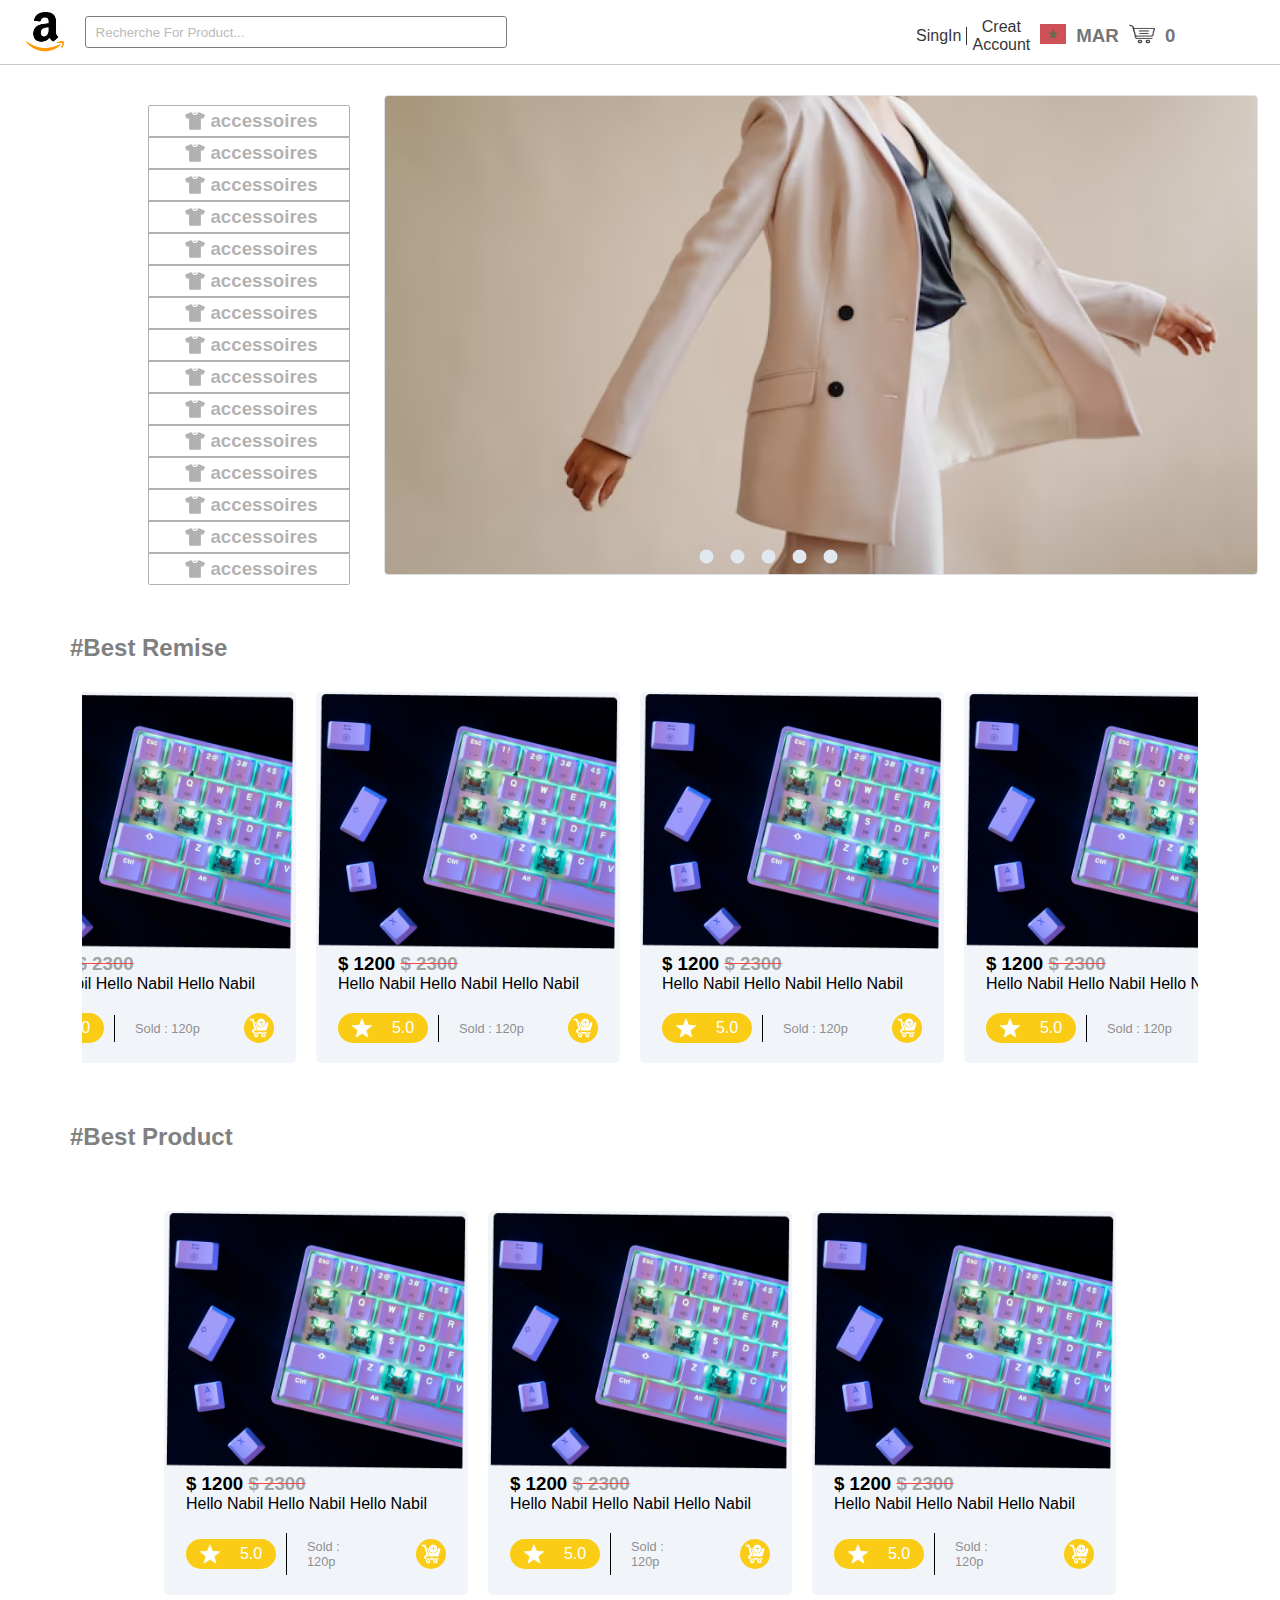
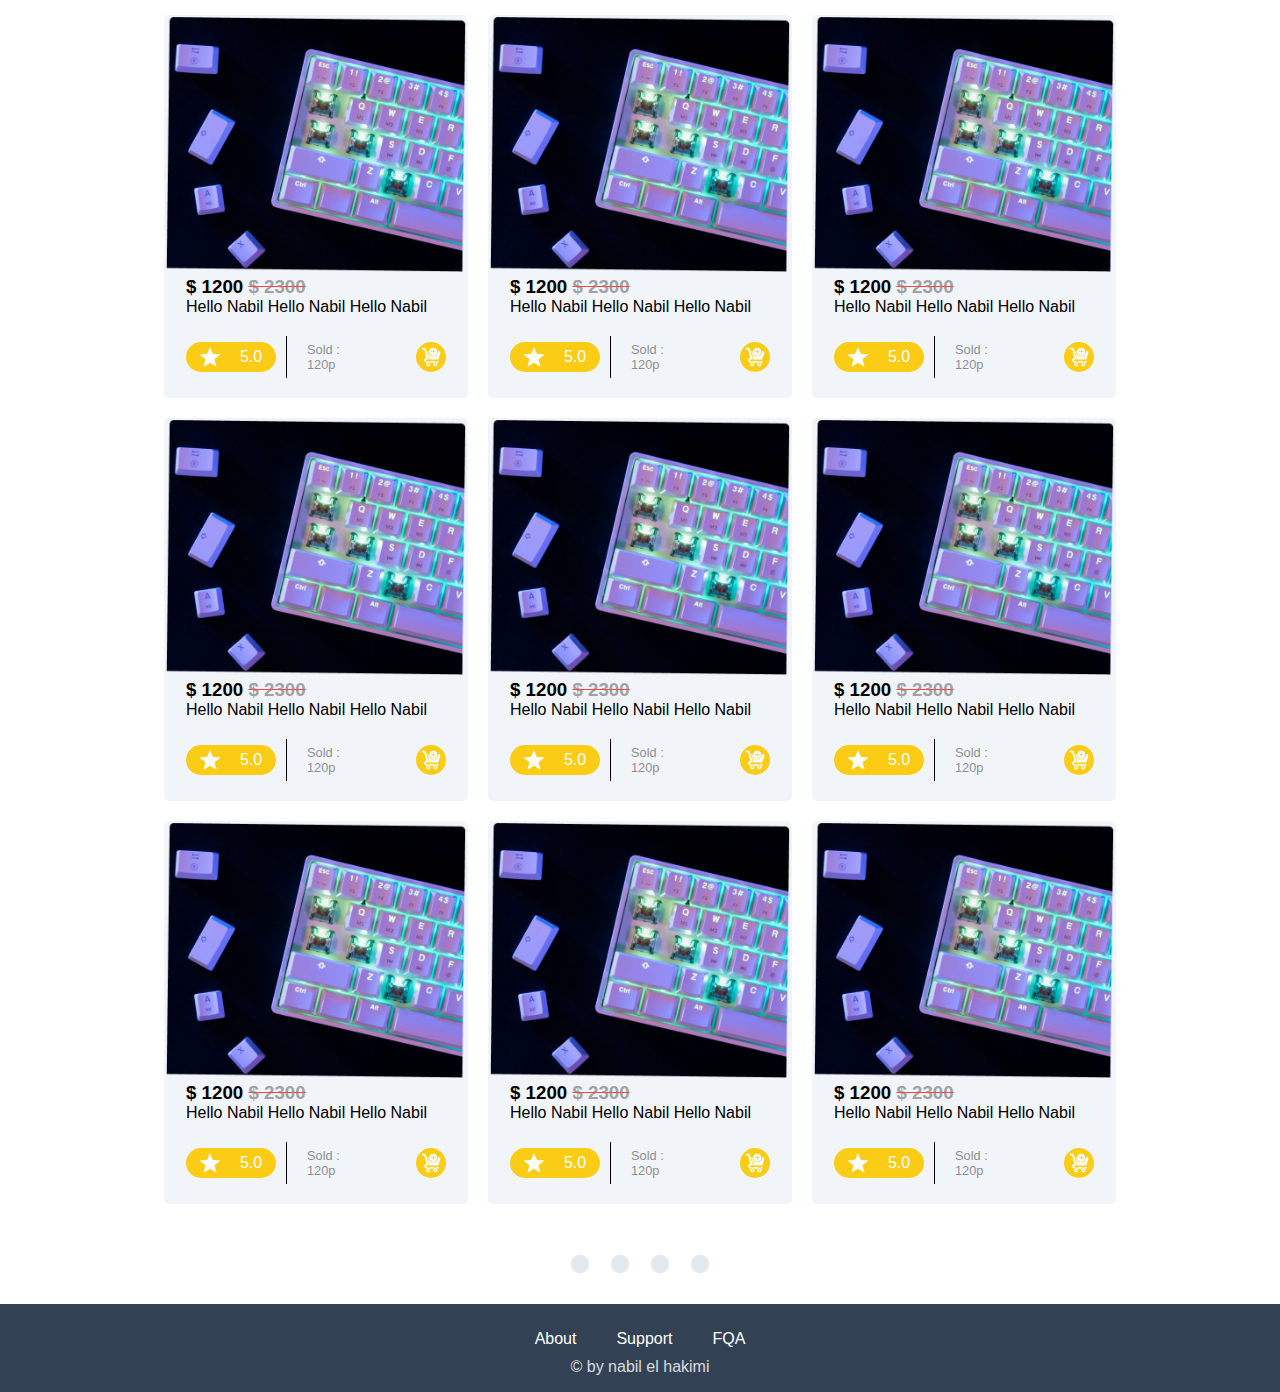
<file: index.html>
<!DOCTYPE html>
<html lang="en">
<head>
    <meta charset="UTF-8">
    <link rel="preconnect" href="https://fonts.googleapis.com">
    <link rel="preconnect" href="https://fonts.gstatic.com" crossorigin>
    <link rel="stylesheet" href="style.css">
    <link rel="shortcut icon" href="Img/logoAmazon.png" type="image/x-icon">
    <meta name="viewport" content="width=device-width, initial-scale=1.0">
    <title>Amazon</title>
</head>
<body>
    <div id="Panning_DivAll">

        <div id="CloneDiv" onclick="closePadd()">
            <p id="ImgClosePan">Close</p>
            <a id="CheckOut" href="page4.html"><p>CheckOut</p></a>
        </div>
        <div id="Panning_Div">

        <div id="img_Product">
            <img src="Img/Product.jpg" alt="" srcset="">

            <h3>Keyboard <br>
                Price : $ 1200</h3>

        </div>

        <div id="DeleteDiv" onclick=" DeleteDiv()">
            <img src="Img/close.png" alt="" srcset="">
        </div>
           
    </div>

    </div>
<div  id="Body1">
 <header>
    <div class="Logo">        
        <img src="Img/logoAmazon.png" alt="" srcset="">
        <input type="text" placeholder="Recherche For Product...">
    </div>
        <div class="Menu">        
            <ul>
                <a href="#"><li id="SingIn">SingIn</li></a>
                <a href="#"><li>Creat Account</li></a>
                <li><img src="Img/logoMar.png" alt="" srcset=""></li>
                <li><h3>MAR</h3></li>
                <li onclick="showPanning()"><img src="Img/shop.png" alt="" srcset=""></li>
                <li><h3 id="NrProduct">0</h3></li>
            </ul>
        </div>
    </header>
  

    <main>
        <section class="secOne">
            <article id="fltr">
         
                <button onclick="showTable()" id="BTNN1">Filtre</button>
            </article>
        <section class="section1" id="section1M">
            
            <article class="article1" id="first1">
                <img src="Img/icon-Tshirt.svg" alt="" srcset="">
                <h3>accessoires</h3>
            </article>
            <article class="article1">
                <img src="Img/icon-Tshirt.svg" alt="" srcset="">
                <h3>accessoires</h3>
            </article>
            <article class="article1">
                <img src="Img/icon-Tshirt.svg" alt="" srcset="">
                <h3>accessoires</h3>
            </article>
            <article class="article1">
                <img src="Img/icon-Tshirt.svg" alt="" srcset="">
                <h3>accessoires</h3>
            </article>
            <article class="article1">
                <img src="Img/icon-Tshirt.svg" alt="" srcset="">
                <h3>accessoires</h3>
            </article>
            <article class="article1">
                <img src="Img/icon-Tshirt.svg" alt="" srcset="">
                <h3>accessoires</h3>
            </article>
            <article class="article1">
                <img src="Img/icon-Tshirt.svg" alt="" srcset="">
                <h3>accessoires</h3>
            </article>
            <article class="article1">
                <img src="Img/icon-Tshirt.svg" alt="" srcset="">
                <h3>accessoires</h3>
            </article>
            <article class="article1">
                <img src="Img/icon-Tshirt.svg" alt="" srcset="">
                <h3>accessoires</h3>
            </article>
            <article class="article1">
                <img src="Img/icon-Tshirt.svg" alt="" srcset="">
                <h3>accessoires</h3>
            </article>
            <article class="article1">
                <img src="Img/icon-Tshirt.svg" alt="" srcset="">
                <h3>accessoires</h3>
            </article>
            <article class="article1">
                <img src="Img/icon-Tshirt.svg" alt="" srcset="">
                <h3>accessoires</h3>
            </article>
            <article class="article1">
                <img src="Img/icon-Tshirt.svg" alt="" srcset="">
                <h3>accessoires</h3>
            </article>
            <article class="article1">
                <img src="Img/icon-Tshirt.svg" alt="" srcset="">
                <h3>accessoires</h3>
            </article>
            <article class="article1" id="last1">
                <img src="Img/icon-Tshirt.svg" alt="" srcset="">
                <h3>accessoires</h3>
            </article>
        </section>

        <section class="section2">
            <article class="article2">
            <div>
                <img src="Img/Image1.png" alt="" srcset="">
                <div id="Cercle_Image">
                    <img src="Img/cercle.png" alt="">
                    <img src="Img/cercle.png" alt="">
                    <img src="Img/cercle.png" alt="">
                    <img src="Img/cercle.png" alt="">
                    <img src="Img/cercle.png" alt="">
              </div>
            </div>
            </article>

           
         </section>
        </section>

        <h2 id="RemiseText">#Best Remise</h2>

        <section id="secScroll">
            <section class="ProductAll1">

                <a href="page2..html">  <article class="Products" >
                    <img src="Img/Product.jpg" alt="" srcset="">
                    <h3>$ 1200 <span>$ 2300</span></h3>
                    <p>Hello Nabil Hello Nabil Hello Nabil</p>

                </a>
                <div class="infoPro1">
                    <div id="star">
                        <img src="Img/star.png" alt="" srcset="">
                        <p>5.0</p>
                    </div>
                    <div id="sold">
                        <p>Sold : 120p</p>
                    </div>
                    <div class="Add_Card">
                        <img onclick="n_Product()" src="Img/Add-to-card.png" alt="" srcset="">
                    </div>
                </div>
                </article>

                <a href="page2..html">  <article class="Products" >
                    <img src="Img/Product.jpg" alt="" srcset="">
                    <h3>$ 1200 <span>$ 2300</span></h3>
                    <p>Hello Nabil Hello Nabil Hello Nabil</p>

                </a>
                <div class="infoPro1">
                    <div id="star">
                        <img src="Img/star.png" alt="" srcset="">
                        <p>5.0</p>
                    </div>
                    <div id="sold">
                        <p>Sold : 120p</p>
                    </div>
                    <div class="Add_Card">
                        <img onclick="n_Product()" src="Img/Add-to-card.png" alt="" srcset="">
                    </div>
                </div>
                </article>

                <a href="page2..html">  <article class="Products" >
                    <img src="Img/Product.jpg" alt="" srcset="">
                    <h3>$ 1200 <span>$ 2300</span></h3>
                    <p>Hello Nabil Hello Nabil Hello Nabil</p>

                </a>
                <div class="infoPro1">
                    <div id="star">
                        <img src="Img/star.png" alt="" srcset="">
                        <p>5.0</p>
                    </div>
                    <div id="sold">
                        <p>Sold : 120p</p>
                    </div>
                    <div class="Add_Card">
                        <img onclick="n_Product()" src="Img/Add-to-card.png" alt="" srcset="">
                    </div>
                </div>
                </article>

                <a href="page2..html">  <article class="Products" >
                    <img src="Img/Product.jpg" alt="" srcset="">
                    <h3>$ 1200 <span>$ 2300</span></h3>
                    <p>Hello Nabil Hello Nabil Hello Nabil</p>

                </a>
                <div class="infoPro1">
                    <div id="star">
                        <img src="Img/star.png" alt="" srcset="">
                        <p>5.0</p>
                    </div>
                    <div id="sold">
                        <p>Sold : 120p</p>
                    </div>
                    <div class="Add_Card">
                        <img onclick="n_Product()" src="Img/Add-to-card.png" alt="" srcset="">
                    </div>
                </div>
                </article>

                <a href="page2..html">  <article class="Products" >
                    <img src="Img/Product.jpg" alt="" srcset="">
                    <h3>$ 1200 <span>$ 2300</span></h3>
                    <p>Hello Nabil Hello Nabil Hello Nabil</p>

                </a>
                <div class="infoPro1">
                    <div id="star">
                        <img src="Img/star.png" alt="" srcset="">
                        <p>5.0</p>
                    </div>
                    <div id="sold">
                        <p>Sold : 120p</p>
                    </div>
                    <div class="Add_Card">
                        <img onclick="n_Product()" src="Img/Add-to-card.png" alt="" srcset="">
                    </div>
                </div>
                </article>

                <a href="page2..html">  <article class="Products" >
                    <img src="Img/Product.jpg" alt="" srcset="">
                    <h3>$ 1200 <span>$ 2300</span></h3>
                    <p>Hello Nabil Hello Nabil Hello Nabil</p>

                </a>
                <div class="infoPro1">
                    <div id="star">
                        <img src="Img/star.png" alt="" srcset="">
                        <p>5.0</p>
                    </div>
                    <div id="sold">
                        <p>Sold : 120p</p>
                    </div>
                    <div class="Add_Card">
                        <img onclick="n_Product()" src="Img/Add-to-card.png" alt="" srcset="">
                    </div>
                </div>
                </article>

                <a href="page2..html">  <article class="Products" >
                    <img src="Img/Product.jpg" alt="" srcset="">
                    <h3>$ 1200 <span>$ 2300</span></h3>
                    <p>Hello Nabil Hello Nabil Hello Nabil</p>

                </a>
                <div class="infoPro1">
                    <div id="star">
                        <img src="Img/star.png" alt="" srcset="">
                        <p>5.0</p>
                    </div>
                    <div id="sold">
                        <p>Sold : 120p</p>
                    </div>
                    <div class="Add_Card">
                        <img onclick="n_Product()" src="Img/Add-to-card.png" alt="" srcset="">
                    </div>
                </div>
                </article>

                <a href="page2..html">  <article class="Products" >
                    <img src="Img/Product.jpg" alt="" srcset="">
                    <h3>$ 1200 <span>$ 2300</span></h3>
                    <p>Hello Nabil Hello Nabil Hello Nabil</p>

                </a>
                <div class="infoPro1">
                    <div id="star">
                        <img src="Img/star.png" alt="" srcset="">
                        <p>5.0</p>
                    </div>
                    <div id="sold">
                        <p>Sold : 120p</p>
                    </div>
                    <div class="Add_Card">
                        <img onclick="n_Product()" src="Img/Add-to-card.png" alt="" srcset="">
                    </div>
                </div>
                </article>

                <a href="page2..html">  <article class="Products" >
                    <img src="Img/Product.jpg" alt="" srcset="">
                    <h3>$ 1200 <span>$ 2300</span></h3>
                    <p>Hello Nabil Hello Nabil Hello Nabil</p>

                </a>
                <div class="infoPro1">
                    <div id="star">
                        <img src="Img/star.png" alt="" srcset="">
                        <p>5.0</p>
                    </div>
                    <div id="sold">
                        <p>Sold : 120p</p>
                    </div>
                    <div class="Add_Card">
                        <img onclick="n_Product()" src="Img/Add-to-card.png" alt="" srcset="">
                    </div>
                </div>
                </article>

                <a href="page2..html">  <article class="Products" >
                    <img src="Img/Product.jpg" alt="" srcset="">
                    <h3>$ 1200 <span>$ 2300</span></h3>
                    <p>Hello Nabil Hello Nabil Hello Nabil</p>

                </a>
                <div class="infoPro1">
                    <div id="star">
                        <img src="Img/star.png" alt="" srcset="">
                        <p>5.0</p>
                    </div>
                    <div id="sold">
                        <p>Sold : 120p</p>
                    </div>
                    <div class="Add_Card">
                        <img onclick="n_Product()" src="Img/Add-to-card.png" alt="" srcset="">
                    </div>
                </div>
                </article>

             
            </section>
        </section>

        <h2 id="RemiseText">#Best Product</h2>
        <section class="secTwo">

            <section class="ProductAll">

                <a href="page2..html">  <article class="Products" >
                    <img src="Img/Product.jpg" alt="" srcset="">
                    <h3>$ 1200 <span>$ 2300</span></h3>
                    <p>Hello Nabil Hello Nabil Hello Nabil</p>

                </a>
                <div class="infoPro1">
                    <div id="star">
                        <img src="Img/star.png" alt="" srcset="">
                        <p>5.0</p>
                    </div>
                    <div id="sold">
                        <p>Sold : 120p</p>
                    </div>
                    <div class="Add_Card">
                        <img onclick="n_Product()" src="Img/Add-to-card.png" alt="" srcset="">
                    </div>
                </div>
                </article>

                <a href="page2..html">  <article class="Products" >
                    <img src="Img/Product.jpg" alt="" srcset="">
                    <h3>$ 1200 <span>$ 2300</span></h3>
                    <p>Hello Nabil Hello Nabil Hello Nabil</p>

                </a>
                <div class="infoPro1">
                    <div id="star">
                        <img src="Img/star.png" alt="" srcset="">
                        <p>5.0</p>
                    </div>
                    <div id="sold">
                        <p>Sold : 120p</p>
                    </div>
                    <div class="Add_Card">
                        <img onclick="n_Product()" src="Img/Add-to-card.png" alt="" srcset="">
                    </div>
                </div>
                </article>

                <a href="page2..html">  <article class="Products" >
                    <img src="Img/Product.jpg" alt="" srcset="">
                    <h3>$ 1200 <span>$ 2300</span></h3>
                    <p>Hello Nabil Hello Nabil Hello Nabil</p>

                </a>
                <div class="infoPro1">
                    <div id="star">
                        <img src="Img/star.png" alt="" srcset="">
                        <p>5.0</p>
                    </div>
                    <div id="sold">
                        <p>Sold : 120p</p>
                    </div>
                    <div class="Add_Card">
                        <img onclick="n_Product()" src="Img/Add-to-card.png" alt="" srcset="">
                    </div>
                </div>
                </article>

                <a href="page2..html">  <article class="Products" >
                    <img src="Img/Product.jpg" alt="" srcset="">
                    <h3>$ 1200 <span>$ 2300</span></h3>
                    <p>Hello Nabil Hello Nabil Hello Nabil</p>

                </a>
                <div class="infoPro1">
                    <div id="star">
                        <img src="Img/star.png" alt="" srcset="">
                        <p>5.0</p>
                    </div>
                    <div id="sold">
                        <p>Sold : 120p</p>
                    </div>
                    <div class="Add_Card">
                        <img onclick="n_Product()" src="Img/Add-to-card.png" alt="" srcset="">
                    </div>
                </div>
                </article>

                <a href="page2..html">  <article class="Products" >
                    <img src="Img/Product.jpg" alt="" srcset="">
                    <h3>$ 1200 <span>$ 2300</span></h3>
                    <p>Hello Nabil Hello Nabil Hello Nabil</p>

                </a>
                <div class="infoPro1">
                    <div id="star">
                        <img src="Img/star.png" alt="" srcset="">
                        <p>5.0</p>
                    </div>
                    <div id="sold">
                        <p>Sold : 120p</p>
                    </div>
                    <div class="Add_Card">
                        <img onclick="n_Product()" src="Img/Add-to-card.png" alt="" srcset="">
                    </div>
                </div>
                </article>

                <a href="page2..html">  <article class="Products" >
                    <img src="Img/Product.jpg" alt="" srcset="">
                    <h3>$ 1200 <span>$ 2300</span></h3>
                    <p>Hello Nabil Hello Nabil Hello Nabil</p>

                </a>
                <div class="infoPro1">
                    <div id="star">
                        <img src="Img/star.png" alt="" srcset="">
                        <p>5.0</p>
                    </div>
                    <div id="sold">
                        <p>Sold : 120p</p>
                    </div>
                    <div class="Add_Card">
                        <img onclick="n_Product()" src="Img/Add-to-card.png" alt="" srcset="">
                    </div>
                </div>
                </article>

                <a href="page2..html">  <article class="Products" >
                    <img src="Img/Product.jpg" alt="" srcset="">
                    <h3>$ 1200 <span>$ 2300</span></h3>
                    <p>Hello Nabil Hello Nabil Hello Nabil</p>

                </a>
                <div class="infoPro1">
                    <div id="star">
                        <img src="Img/star.png" alt="" srcset="">
                        <p>5.0</p>
                    </div>
                    <div id="sold">
                        <p>Sold : 120p</p>
                    </div>
                    <div class="Add_Card">
                        <img onclick="n_Product()" src="Img/Add-to-card.png" alt="" srcset="">
                    </div>
                </div>
                </article>

                <a href="page2..html">  <article class="Products" >
                    <img src="Img/Product.jpg" alt="" srcset="">
                    <h3>$ 1200 <span>$ 2300</span></h3>
                    <p>Hello Nabil Hello Nabil Hello Nabil</p>

                </a>
                <div class="infoPro1">
                    <div id="star">
                        <img src="Img/star.png" alt="" srcset="">
                        <p>5.0</p>
                    </div>
                    <div id="sold">
                        <p>Sold : 120p</p>
                    </div>
                    <div class="Add_Card">
                        <img onclick="n_Product()" src="Img/Add-to-card.png" alt="" srcset="">
                    </div>
                </div>
                </article>

                <a href="page2..html">  <article class="Products" >
                    <img src="Img/Product.jpg" alt="" srcset="">
                    <h3>$ 1200 <span>$ 2300</span></h3>
                    <p>Hello Nabil Hello Nabil Hello Nabil</p>

                </a>
                <div class="infoPro1">
                    <div id="star">
                        <img src="Img/star.png" alt="" srcset="">
                        <p>5.0</p>
                    </div>
                    <div id="sold">
                        <p>Sold : 120p</p>
                    </div>
                    <div class="Add_Card">
                        <img onclick="n_Product()" src="Img/Add-to-card.png" alt="" srcset="">
                    </div>
                </div>
                </article>

                <a href="page2..html">  <article class="Products" >
                    <img src="Img/Product.jpg" alt="" srcset="">
                    <h3>$ 1200 <span>$ 2300</span></h3>
                    <p>Hello Nabil Hello Nabil Hello Nabil</p>

                </a>
                <div class="infoPro1">
                    <div id="star">
                        <img src="Img/star.png" alt="" srcset="">
                        <p>5.0</p>
                    </div>
                    <div id="sold">
                        <p>Sold : 120p</p>
                    </div>
                    <div class="Add_Card">
                        <img onclick="n_Product()" src="Img/Add-to-card.png" alt="" srcset="">
                    </div>
                </div>
                </article>

                <a href="page2..html">  <article class="Products" >
                    <img src="Img/Product.jpg" alt="" srcset="">
                    <h3>$ 1200 <span>$ 2300</span></h3>
                    <p>Hello Nabil Hello Nabil Hello Nabil</p>

                </a>
                <div class="infoPro1">
                    <div id="star">
                        <img src="Img/star.png" alt="" srcset="">
                        <p>5.0</p>
                    </div>
                    <div id="sold">
                        <p>Sold : 120p</p>
                    </div>
                    <div class="Add_Card">
                        <img onclick="n_Product()" src="Img/Add-to-card.png" alt="" srcset="">
                    </div>
                </div>
                </article>

                <a href="page2..html">  <article class="Products" >
                    <img src="Img/Product.jpg" alt="" srcset="">
                    <h3>$ 1200 <span>$ 2300</span></h3>
                    <p>Hello Nabil Hello Nabil Hello Nabil</p>

                </a>
                <div class="infoPro1">
                    <div id="star">
                        <img src="Img/star.png" alt="" srcset="">
                        <p>5.0</p>
                    </div>
                    <div id="sold">
                        <p>Sold : 120p</p>
                    </div>
                    <div class="Add_Card">
                        <img onclick="n_Product()" src="Img/Add-to-card.png" alt="" srcset="">
                    </div>
                </div>
                </article>

                
            </section>

        </section>

        <section class="secThree">
            <img src="Img/cercle.png" alt="">
            <img src="Img/cercle.png" alt="">
            <img src="Img/cercle.png" alt="">
            <img src="Img/cercle.png" alt="">

        </section>

    </main>


    <footer>
        <ul>
                <a href=""><li>About</li></a>
                <a href="pageContact.html"><li>Support</li></a>
                <a href=""><li>FQA</li></a>
        </ul>
        <p> &copy; by nabil el hakimi</p>
    </footer>
</div>

<script src="js.js"></script>
    
</body>
</html>
</file>
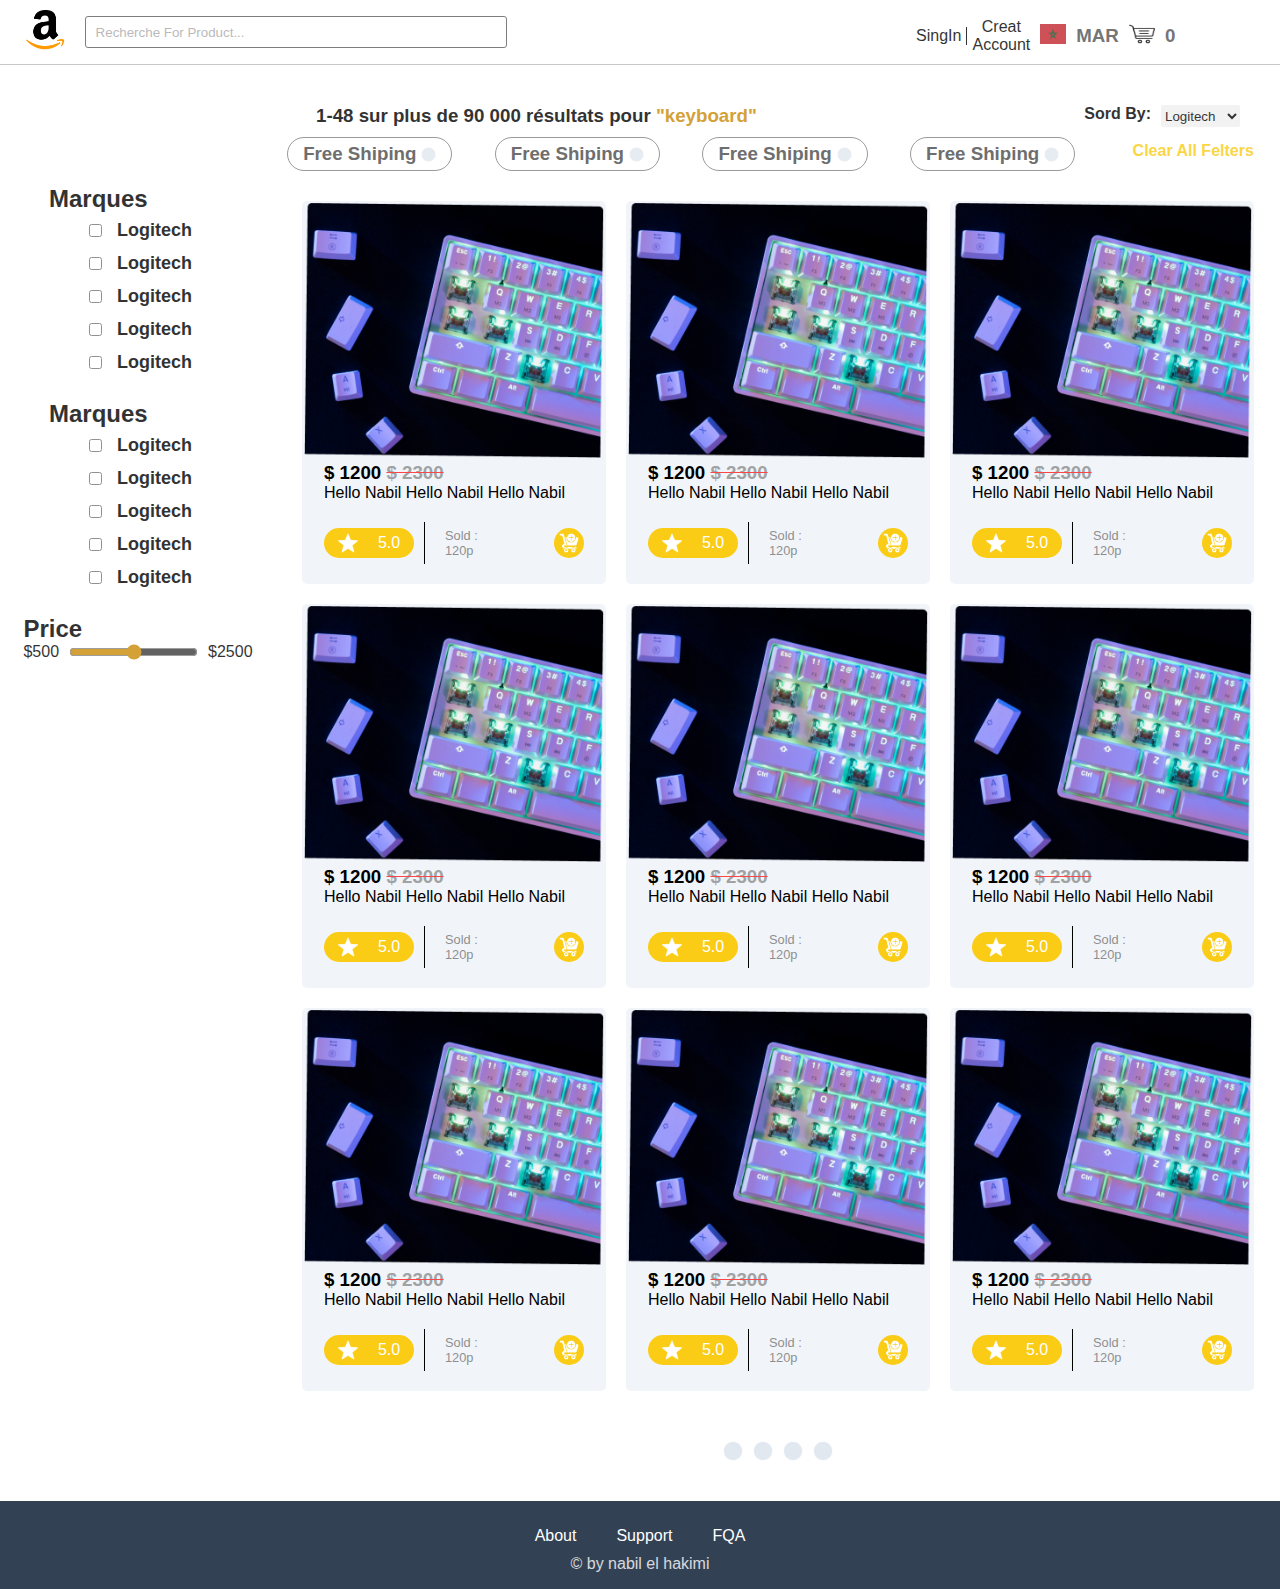
<file: page2..html>
<!DOCTYPE html>
<html lang="en">
<head>
    <meta charset="UTF-8">
    <link rel="preconnect" href="https://fonts.googleapis.com">
    <link rel="preconnect" href="https://fonts.gstatic.com" crossorigin>
    <link rel="stylesheet" href="style.css">
    <link rel="stylesheet" href="page2.css">
    <link rel="shortcut icon" href="Img/logoAmazon.png" type="image/x-icon">
    <meta name="viewport" content="width=device-width, initial-scale=1.0">
    <title>Product</title>
</head>
<body>
    <div id="Panning_DivAll">

        <div id="CloneDiv" onclick="closePadd()">
            <p id="ImgClosePan">Close</p>
            <a id="CheckOut" href="page4.html"><p>CheckOut</p></a>
        </div>
        <div id="Panning_Div">

        <div id="img_Product">
            <img src="Img/Product.jpg" alt="" srcset="">

            <h3>Keyboard <br>
                Price : $ 1200</h3>

        </div>

        <div id="DeleteDiv" onclick=" DeleteDiv()">
            <img src="Img/close.png" alt="" srcset="">
        </div>
           
    </div>

    </div>


    <div  id="Body1">
    <header>
        <div class="Logo">        
           <a href="index.html"> <img src="Img/logoAmazon.png" alt="" srcset=""></a>
            <input type="text" placeholder="Recherche For Product...">
        </div>
            <div class="Menu">        
                <ul>
                    <a href="index.html"><li id="SingIn">SingIn</li></a>
                    <a href="#"><li>Creat Account</li></a>
                    <li><img src="Img/logoMar.png" alt="" srcset=""></li>
                    <li><h3>MAR</h3></li>
                    <li onclick="showPanning()"><img src="Img/shop.png" alt="" srcset=""></li>
                    <li><h3 id="NrProduct">0</h3></li>
                </ul>
            </div>    
        </header>
    <main>


     
        

        <button id="btn2" onclick="hideenSectionPage2()">Filter</button>
        <section class="sectionPage1_1" id="sectionPage1">
            <div class="All_Check">
                <h2>Marques</h2>
                <div class="checkbox">
                    <input type="checkbox">
                    <p>Logitech</p>
                </div>
                <div class="checkbox">
                    <input type="checkbox">
                    <p>Logitech</p>
                </div>
                <div class="checkbox">
                    <input type="checkbox">
                    <p>Logitech</p>
                </div>
                <div class="checkbox">
                    <input type="checkbox">
                    <p>Logitech</p>
                </div>
                <div class="checkbox">
                    <input type="checkbox">
                    <p>Logitech</p>
                </div>
            </div>

            <div class="All_Check">
                <h2>Marques</h2>
                <div class="checkbox">
                    <input type="checkbox">
                    <p>Logitech</p>
                </div>
                <div class="checkbox">
                    <input type="checkbox">
                    <p>Logitech</p>
                </div>
                <div class="checkbox">
                    <input type="checkbox">
                    <p>Logitech</p>
                </div>
                <div class="checkbox">
                    <input type="checkbox">
                    <p>Logitech</p>
                </div>
                <div class="checkbox">
                    <input type="checkbox">
                    <p>Logitech</p>
                </div>
            </div>

            <div class="All_Check">
                <h2>Price</h2>
                <div>
                    <p>$500</p>
                <input id="slid" type="range">
                <p>$2500</p> 
            </div>
                
            </div>

            
        </section>

        <section class="sectionPage1_2">
            <section>
            <article class="textsherch">
                <h3>1-48 sur plus de 90 000 résultats pour <span>"keyboard"</span></h3>
                <div>
                    <h4>Sord By:</h4>
                    <select name="pets" id="pet-select">
                        <option value="">Logitech</option>
                        <option>Mouse</option>
                        <option>Keyboard</option>
                        <option>Computer</option>
                        <option>USB</option>
                  
                      </select>
                </div>

            </article>

            <div class="freeShipping">
                <article>
                    <h3>Free Shiping</h3>
                    <img src="Img/cercle.png" alt="">
                </article>
                <article>
                    <h3>Free Shiping</h3>
                    <img src="Img/cercle.png" alt="">
                </article>
                <article>
                    <h3>Free Shiping</h3>
                    <img src="Img/cercle.png" alt="">
                </article>
                <article>
                    <h3>Free Shiping</h3>
                    <img src="Img/cercle.png" alt="">
                </article>

                <h4>Clear All Felters</h4>
                
            </div>
        </section>
        
        <section class="ProductAll">

            
            
            <a href="page3.html">  <article class="Products" >
                <img src="Img/Product.jpg" alt="" srcset="">
                <h3>$ 1200 <span>$ 2300</span></h3>
                <p>Hello Nabil Hello Nabil Hello Nabil</p>

            </a>
            <div id="infoPro1">
                <div id="star">
                    <img src="Img/star.png" alt="" srcset="">
                    <p>5.0</p>
                </div>
                <div id="sold">
                    <p>Sold : 120p</p>
                </div>
                <div class="Add_Card">
                    <img onclick="n_Product()" src="Img/Add-to-card.png" alt="" srcset="">
                </div>
            </div>
            </article>


            <a href="page3.html">  <article class="Products" >
                <img src="Img/Product.jpg" alt="" srcset="">
                <h3>$ 1200 <span>$ 2300</span></h3>
                <p>Hello Nabil Hello Nabil Hello Nabil</p>

            </a>
            <div id="infoPro1">
                <div id="star">
                    <img src="Img/star.png" alt="" srcset="">
                    <p>5.0</p>
                </div>
                <div id="sold">
                    <p>Sold : 120p</p>
                </div>
                <div class="Add_Card">
                    <img onclick="n_Product()" src="Img/Add-to-card.png" alt="" srcset="">
                </div>
            </div>
            </article>


            <a href="page3.html">  <article class="Products" >
                <img src="Img/Product.jpg" alt="" srcset="">
                <h3>$ 1200 <span>$ 2300</span></h3>
                <p>Hello Nabil Hello Nabil Hello Nabil</p>

            </a>
            <div id="infoPro1">
                <div id="star">
                    <img src="Img/star.png" alt="" srcset="">
                    <p>5.0</p>
                </div>
                <div id="sold">
                    <p>Sold : 120p</p>
                </div>
                <div class="Add_Card">
                    <img onclick="n_Product()" src="Img/Add-to-card.png" alt="" srcset="">
                </div>
            </div>
            </article>


            <a href="page3.html">  <article class="Products" >
                <img src="Img/Product.jpg" alt="" srcset="">
                <h3>$ 1200 <span>$ 2300</span></h3>
                <p>Hello Nabil Hello Nabil Hello Nabil</p>

            </a>
            <div id="infoPro1">
                <div id="star">
                    <img src="Img/star.png" alt="" srcset="">
                    <p>5.0</p>
                </div>
                <div id="sold">
                    <p>Sold : 120p</p>
                </div>
                <div class="Add_Card">
                    <img onclick="n_Product()" src="Img/Add-to-card.png" alt="" srcset="">
                </div>
            </div>
            </article>

            <a href="page3.html">  <article class="Products" >
                <img src="Img/Product.jpg" alt="" srcset="">
                <h3>$ 1200 <span>$ 2300</span></h3>
                <p>Hello Nabil Hello Nabil Hello Nabil</p>

            </a>
            <div id="infoPro1">
                <div id="star">
                    <img src="Img/star.png" alt="" srcset="">
                    <p>5.0</p>
                </div>
                <div id="sold">
                    <p>Sold : 120p</p>
                </div>
                <div class="Add_Card">
                    <img onclick="n_Product()" src="Img/Add-to-card.png" alt="" srcset="">
                </div>
            </div>
            </article>

            <a href="page3.html">  <article class="Products" >
                <img src="Img/Product.jpg" alt="" srcset="">
                <h3>$ 1200 <span>$ 2300</span></h3>
                <p>Hello Nabil Hello Nabil Hello Nabil</p>

            </a>
            <div id="infoPro1">
                <div id="star">
                    <img src="Img/star.png" alt="" srcset="">
                    <p>5.0</p>
                </div>
                <div id="sold">
                    <p>Sold : 120p</p>
                </div>
                <div class="Add_Card">
                    <img onclick="n_Product()" src="Img/Add-to-card.png" alt="" srcset="">
                </div>
            </div>
            </article>

            <a href="page3.html">  <article class="Products" >
                <img src="Img/Product.jpg" alt="" srcset="">
                <h3>$ 1200 <span>$ 2300</span></h3>
                <p>Hello Nabil Hello Nabil Hello Nabil</p>

            </a>
            <div id="infoPro1">
                <div id="star">
                    <img src="Img/star.png" alt="" srcset="">
                    <p>5.0</p>
                </div>
                <div id="sold">
                    <p>Sold : 120p</p>
                </div>
                <div class="Add_Card">
                    <img onclick="n_Product()" src="Img/Add-to-card.png" alt="" srcset="">
                </div>
            </div>
            </article>

            <a href="page3.html">  <article class="Products" >
                <img src="Img/Product.jpg" alt="" srcset="">
                <h3>$ 1200 <span>$ 2300</span></h3>
                <p>Hello Nabil Hello Nabil Hello Nabil</p>

            </a>
            <div id="infoPro1">
                <div id="star">
                    <img src="Img/star.png" alt="" srcset="">
                    <p>5.0</p>
                </div>
                <div id="sold">
                    <p>Sold : 120p</p>
                </div>
                <div class="Add_Card">
                    <img onclick="n_Product()" src="Img/Add-to-card.png" alt="" srcset="">
                </div>
            </div>
            </article>

            <a href="page3.html">  <article class="Products" >
                <img src="Img/Product.jpg" alt="" srcset="">
                <h3>$ 1200 <span>$ 2300</span></h3>
                <p>Hello Nabil Hello Nabil Hello Nabil</p>

            </a>
            <div id="infoPro1">
                <div id="star">
                    <img src="Img/star.png" alt="" srcset="">
                    <p>5.0</p>
                </div>
                <div id="sold">
                    <p>Sold : 120p</p>
                </div>
                <div class="Add_Card">
                    <img onclick="n_Product()" src="Img/Add-to-card.png" alt="" srcset="">
                </div>
            </div>
            </article>
            
        </section>


        <section id="imgCercle">
            <img src="Img/cercle.png" alt="">
            <img src="Img/cercle.png" alt="">
            <img src="Img/cercle.png" alt="">
            <img src="Img/cercle.png" alt="">
        </section>

            
            
        </section>
       
       
    </main >


    <footer>
        <ul>
                <a href=""><li>About</li></a>
                <a href="pageContact.html"><li>Support</li></a>
                <a href=""><li>FQA</li></a>
        </ul>
        <p> &copy; by nabil el hakimi</p>
    </footer>

</div>
<script src="js.js"></script>
</body>
</html>
</file>
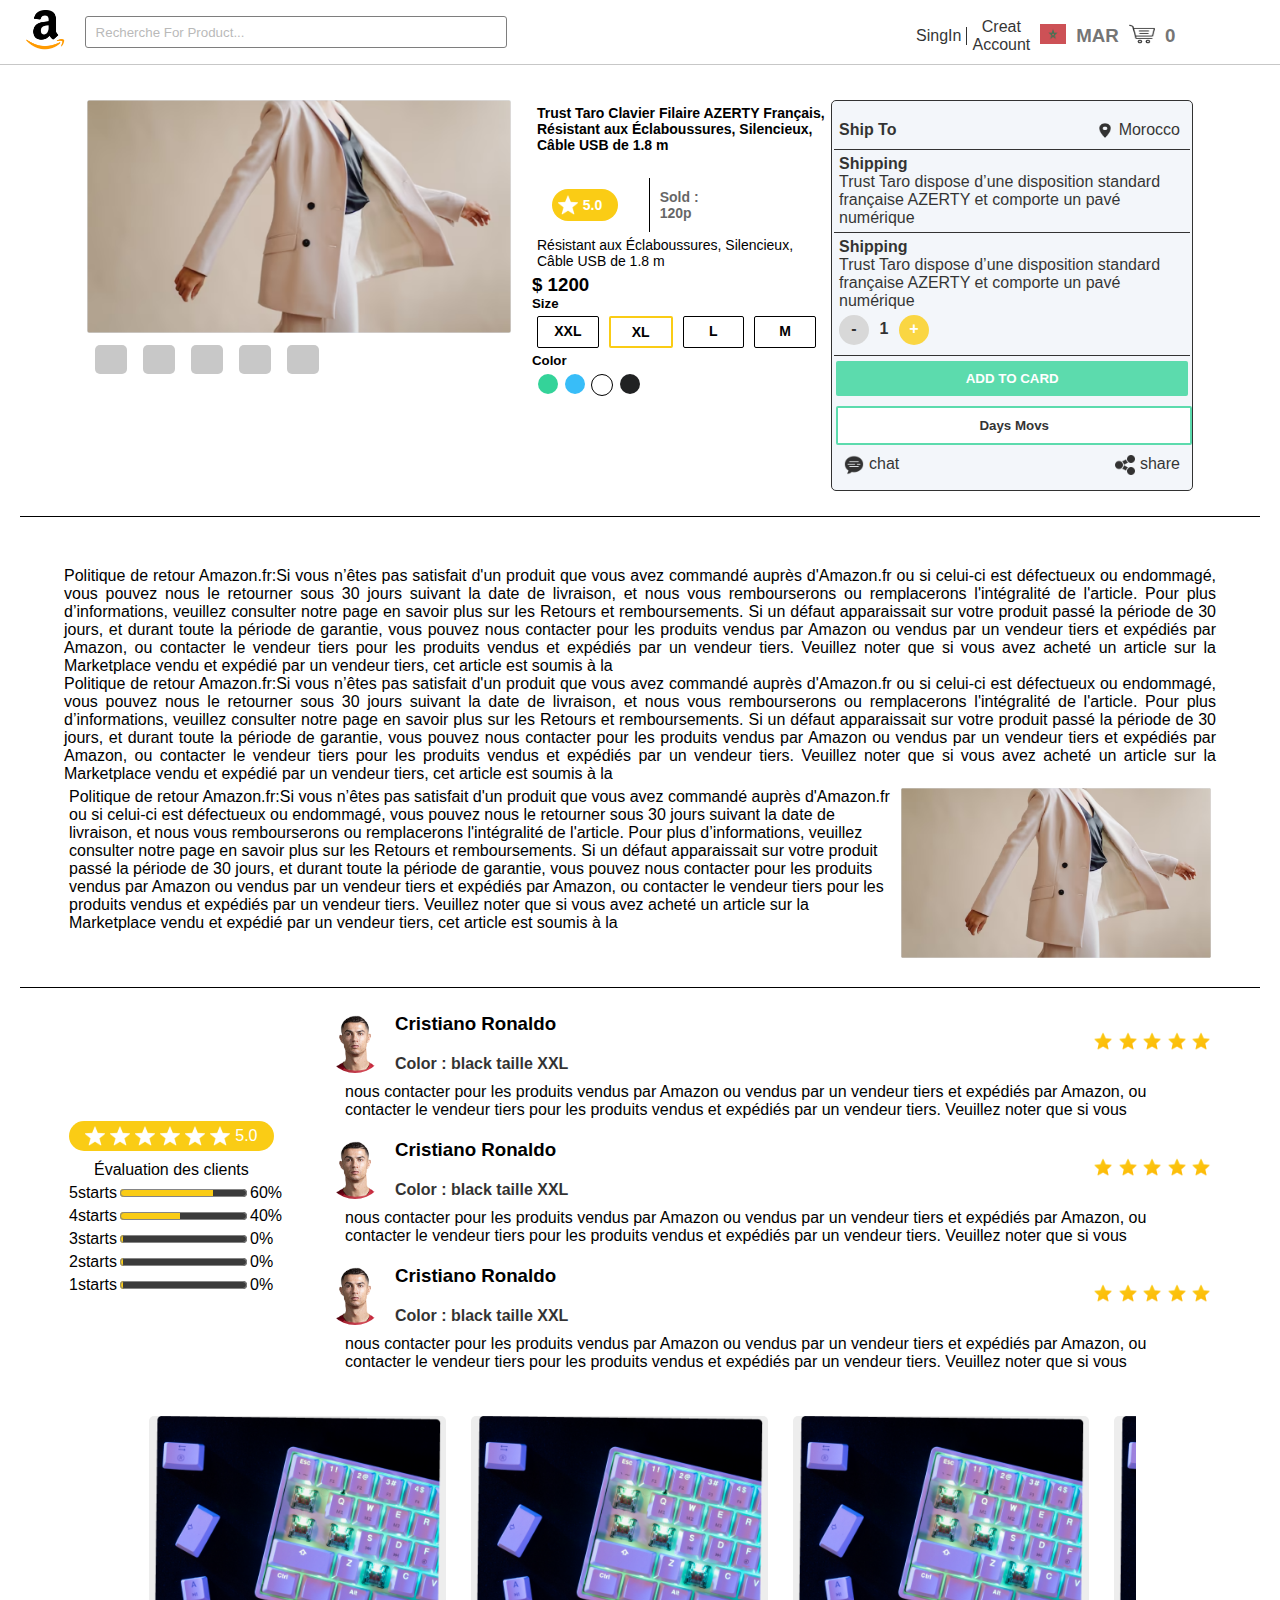
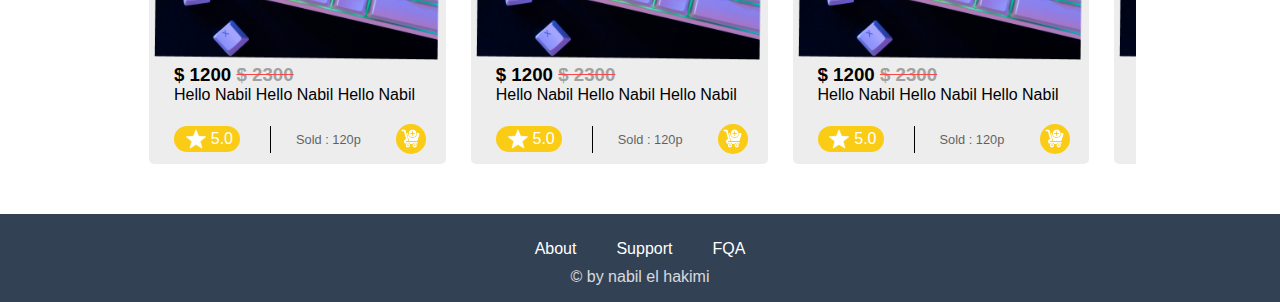
<file: page3.html>
<!DOCTYPE html>
<html lang="en">
<head>
    <meta charset="UTF-8">
    <link rel="preconnect" href="https://fonts.googleapis.com">
    <link rel="preconnect" href="https://fonts.gstatic.com" crossorigin>
    <link rel="stylesheet" href="style.css">
    <link rel="stylesheet" href="page3.css">
    <link rel="shortcut icon" href="Img/logoAmazon.png" type="image/x-icon">
    <meta name="viewport" content="width=device-width, initial-scale=1.0">
    <title>Page3</title>
</head>
<body>

    <div id="Panning_DivAll">

        <div id="CloneDiv" onclick="closePadd()">
            <p id="ImgClosePan">Close</p>
            <a id="CheckOut" href="page4.html"><p>CheckOut</p></a>
        </div>
        <div id="Panning_Div">

        <div id="img_Product">
            <img src="Img/Product.jpg" alt="" srcset="">

            <h3>Keyboard <br>
                Price : $ 1200</h3>

        </div>

        <div id="DeleteDiv" onclick=" DeleteDiv()">
            <img src="Img/close.png" alt="" srcset="">
        </div>
           
    </div>

    </div>

    <div  id="Body1">
    <header>
        <div class="Logo">        
           <a href="index.html"> <img src="Img/logoAmazon.png" alt="" srcset=""></a>
            <input type="text" placeholder="Recherche For Product...">
        </div>
            <div class="Menu">        
                <ul>
                    <a href="#"><li id="SingIn">SingIn</li></a>
                    <a href="#"><li>Creat Account</li></a>
                    <li><img src="Img/logoMar.png" alt="" srcset=""></li>
                    <li><h3>MAR</h3></li>
                    <li onclick="showPanning()"><img src="Img/shop.png" alt="" srcset=""></li>
                    <li><h3 id="NrProduct">0</h3></li>
                </ul>
            </div>
    
        </header>

        <main>
          
            <section id="InfoProduct">
                <article id="ArtclImage">
                    <img src="Img/Image1.png" alt="">
                    <div id="divalldiv">
                        <div> </div>
                        <div> </div>
                        <div> </div>
                        <div> </div>
                        <div> </div>
                    </div>
                </article>

                <article id="ProdutInfo">
                        <p>Trust Taro Clavier Filaire AZERTY 
                            Français, Résistant aux Éclaboussures, 
                            Silencieux, Câble USB de 1.8 m</p>

                            <div class="infoPro1">
                                <div id="star">
                                    <img  src="Img/star.png" alt="" srcset="">
                                    <p>5.0</p>
                                </div>
                                <div id="sold">
                                    <p>Sold : 120p</p>
                            
                            </div>
                            </div>
                        <div id="dicriptionProduct">
                
                                <p>Résistant aux Éclaboussures, Silencieux,
                                    Câble USB de 1.8 m</p>
    
                        </div>

                        <div>
                            <h3>
                                $ 1200
                            </h3>
                            <h5>Size</h5>
                            <div id="size">
                                <p>XXL</p>
                                <p id="check">XL</p>
                                <p>L</p>
                                <p>M</p>
                            </div>
                            <h5>Color</h5>
                            <div id="cercles">
                                <div id="dd1"></div>
                                <div id="dd2"></div>
                                <div id="dd3"></div>
                                <div id="dd4"></div>
                            </div>
                        </div>
                          
                </article>
                   


                <article id="artcl3">

                    <div id="headeLocal">
                        <p class="para1">Ship To</p>
                        <div id="location">
                            <img src="Img/location.png" alt="" srcset="">
                            <p>Morocco</p>
                        </div>
                    </div>

                    <div id="Ship1">
                        <p class="para1">Shipping</p>
                        <p>Trust Taro dispose d’une disposition standard 
                            française AZERTY et comporte un pavé numérique</p>
                    </div>

                    <div id="Ship2">
                        <p class="para1">Shipping</p>
                        <p>Trust Taro dispose d’une disposition standard 
                            française AZERTY et comporte un pavé numérique</p>

                            <div id="ADD_Y">
                                <p id="moin">-</p>
                                <p>1</p>
                                <p id="plus">+</p>
                            </div>
                    </div>

                    <div id="btn">
                        <button id="btn1">ADD TO CARD</button>
                        <button id="btn2">Days Movs</button>

                    </div>

                    <div id="message-share">
                        <div >
                            <img src="Img/msg.png" alt="">
                            <p>chat</p>
                        </div>

                        <div>
                            <img src="Img/share.png" alt="">
                            <p>share</p>
                        </div>
                    </div>



                </article>

          
      

            </section>

            <section id="textProduct">
                <p>Politique de retour Amazon.fr:Si vous n’êtes 
                    pas satisfait d'un produit que vous avez commandé
                     auprès d'Amazon.fr ou si celui-ci est défectueux 
                     ou endommagé, vous pouvez nous le retourner sous 
                     30 jours suivant la date de livraison, et nous vous 
                     rembourserons ou remplacerons l'intégralité de l'article.
                      Pour plus d’informations, veuillez consulter notre page en 
                      savoir plus sur les Retours et remboursements. Si un défaut
                       apparaissait sur votre produit passé la période de 30 jours,
                        et durant toute la période de garantie, vous pouvez nous 
                        contacter pour les produits vendus par Amazon ou vendus par
                         un vendeur tiers et expédiés par Amazon, ou contacter le 
                         vendeur tiers pour les produits vendus et expédiés par un vendeur tiers.
                     Veuillez noter que si vous avez acheté un article 
                     sur la Marketplace vendu et expédié par un vendeur tiers, cet article est soumis à la   </p>
                     <p>Politique de retour Amazon.fr:Si vous n’êtes 
                        pas satisfait d'un produit que vous avez commandé
                         auprès d'Amazon.fr ou si celui-ci est défectueux 
                         ou endommagé, vous pouvez nous le retourner sous 
                         30 jours suivant la date de livraison, et nous vous 
                         rembourserons ou remplacerons l'intégralité de l'article.
                          Pour plus d’informations, veuillez consulter notre page en 
                          savoir plus sur les Retours et remboursements. Si un défaut
                           apparaissait sur votre produit passé la période de 30 jours,
                            et durant toute la période de garantie, vous pouvez nous 
                            contacter pour les produits vendus par Amazon ou vendus par
                             un vendeur tiers et expédiés par Amazon, ou contacter le 
                             vendeur tiers pour les produits vendus et expédiés par un vendeur tiers.
                         Veuillez noter que si vous avez acheté un article 
                         sur la Marketplace vendu et expédié par un vendeur tiers, cet article est soumis à la   </p>
            </section>

            <section id="textProductwithImage">

                <article>
                    <p>Politique de retour Amazon.fr:Si vous n’êtes 
                        pas satisfait d'un produit que vous avez commandé
                         auprès d'Amazon.fr ou si celui-ci est défectueux 
                         ou endommagé, vous pouvez nous le retourner sous 
                         30 jours suivant la date de livraison, et nous vous 
                         rembourserons ou remplacerons l'intégralité de l'article.
                          Pour plus d’informations, veuillez consulter notre page en 
                          savoir plus sur les Retours et remboursements. Si un défaut
                           apparaissait sur votre produit passé la période de 30 jours,
                            et durant toute la période de garantie, vous pouvez nous 
                            contacter pour les produits vendus par Amazon ou vendus par
                             un vendeur tiers et expédiés par Amazon, ou contacter le 
                             vendeur tiers pour les produits vendus et expédiés par un vendeur tiers.
                         Veuillez noter que si vous avez acheté un article 
                         sur la Marketplace vendu et expédié par un vendeur tiers, cet article est soumis à la   </p>

                </article>

                <article id="artclImage">
                    <img src="Img/Image1.png" alt="">
                </article>
            </section>

            <section id="secComment">
                <article id="artcl4">
                    <div class="Starts">
                        <div id="starimg">
                            <img src="Img/star.png" alt="" srcset="">
                            <img src="Img/star.png" alt="" srcset="">
                            <img src="Img/star.png" alt="" srcset="">
                            <img src="Img/star.png" alt="" srcset="">
                            <img src="Img/star.png" alt="" srcset="">
                            <img src="Img/star.png" alt="" srcset="">
                            <p>5.0</p>
                        </div>

                        <div id="showStart">
                            <p>Évaluation des clients</p>

                            <div class="slide_Custom">
                                <p>5starts</p>
                                <input min="0" max="10" step="8" type="range">
                                <p>60%</p>

                            </div>
                            <div class="slide_Custom">
                                <p>4starts</p>
                                <input min="0" max="100" step="1" type="range">
                                <p>40%</p>
                            </div>
                            <div class="slide_Custom">
                                <p>3starts</p>
                                <input min="0" max="0" step="0" type="range">
                                <p>0%</p>
                            </div>
                            <div class="slide_Custom">
                                <p>2starts</p>
                                <input min="0" max="0" step="0" type="range">
                                <p>0%</p>
                            </div>
                            <div class="slide_Custom">
                                <p>1starts</p>
                                <input min="0" max="0" step="0" type="range">
                                <p>0%</p>
                            </div>
                         
                        </div>
                </article>

                <article id="artcl5"> 
                   <div id="headerUser">
                    <div id="imgUser">
                        <img src="Img/Ronaldo.png" alt="" srcset="">
                        <div>
                            <h3>Cristiano Ronaldo</h3>
                           <h4>Color : black taille XXL</h4>
                        </div>                                       

                    </div>
                    <div id="startss">
                        <img src="Img/star-gold.png" alt="" srcset="">
                        <img src="Img/star-gold.png" alt="" srcset="">
                        <img src="Img/star-gold.png" alt="" srcset="">
                        <img src="Img/star-gold.png" alt="" srcset="">
                                                <img src="Img/star-gold.png" alt="" srcset="">


                    </div>
                </div> 
                <div id="mainUser">
                        <p>nous contacter pour les produits vendus par Amazon ou 
                            vendus par un vendeur tiers et expédiés par Amazon, ou 
                            contacter le vendeur tiers pour les produits vendus et 
                            expédiés par un vendeur tiers. Veuillez noter que si vous</p>
                </div>

                <div id="headerUser">
                    <div id="imgUser">
                        <img src="Img/Ronaldo.png" alt="" srcset="">
                        <div>
                            <h3>Cristiano Ronaldo</h3>
                           <h4>Color : black taille XXL</h4>
                        </div>                                       

                    </div>
                    <div id="startss">
                        <img src="Img/star-gold.png" alt="" srcset="">
                        <img src="Img/star-gold.png" alt="" srcset="">
                        <img src="Img/star-gold.png" alt="" srcset="">
                        <img src="Img/star-gold.png" alt="" srcset="">
                                                <img src="Img/star-gold.png" alt="" srcset="">


                    </div>
                </div> 
                <div id="mainUser">
                        <p>nous contacter pour les produits vendus par Amazon ou 
                            vendus par un vendeur tiers et expédiés par Amazon, ou 
                            contacter le vendeur tiers pour les produits vendus et 
                            expédiés par un vendeur tiers. Veuillez noter que si vous</p>
                </div>

                <div id="headerUser">
                    <div id="imgUser">
                        <img src="Img/Ronaldo.png" alt="" srcset="">
                        <div>
                            <h3>Cristiano Ronaldo</h3>
                           <h4>Color : black taille XXL</h4>
                        </div>                                       

                    </div>
                    <div id="startss">
                        <img src="Img/star-gold.png" alt="" srcset="">
                        <img src="Img/star-gold.png" alt="" srcset="">
                        <img src="Img/star-gold.png" alt="" srcset="">
                        <img src="Img/star-gold.png" alt="" srcset="">
                                                <img src="Img/star-gold.png" alt="" srcset="">


                    </div>
                </div> 
                <div id="mainUser">
                        <p>nous contacter pour les produits vendus par Amazon ou 
                            vendus par un vendeur tiers et expédiés par Amazon, ou 
                            contacter le vendeur tiers pour les produits vendus et 
                            expédiés par un vendeur tiers. Veuillez noter que si vous</p>
                </div>

                </article>
            </section>

            <section id="secPrdct">
                <div id="proALL">
                
                    <a href="page2..html">  <article class="Products" >
                        <img src="Img/Product.jpg" alt="" srcset="">
                        <h3>$ 1200 <span>$ 2300</span></h3>
                        <p>Hello Nabil Hello Nabil Hello Nabil</p>
    
                    </a>
                    <div class="infoPro1">
                        <div id="star">
                            <img src="Img/star.png" alt="" srcset="">
                            <p>5.0</p>
                        </div>
                        <div id="sold">
                            <p>Sold : 120p</p>
                        </div>
                        <div class="Add_Card">
                            <img onclick="n_Product()" src="Img/Add-to-card.png" alt="" srcset="">
                        </div>
                    </div>
                    </article>


                    <a href="page2..html">  <article class="Products" >
                        <img src="Img/Product.jpg" alt="" srcset="">
                        <h3>$ 1200 <span>$ 2300</span></h3>
                        <p>Hello Nabil Hello Nabil Hello Nabil</p>
    
                    </a>
                    <div class="infoPro1">
                        <div id="star">
                            <img src="Img/star.png" alt="" srcset="">
                            <p>5.0</p>
                        </div>
                        <div id="sold">
                            <p>Sold : 120p</p>
                        </div>
                        <div class="Add_Card">
                            <img onclick="n_Product()" src="Img/Add-to-card.png" alt="" srcset="">
                        </div>
                    </div>
                    </article>

                    

                    <a href="page2..html">  <article class="Products" >
                        <img src="Img/Product.jpg" alt="" srcset="">
                        <h3>$ 1200 <span>$ 2300</span></h3>
                        <p>Hello Nabil Hello Nabil Hello Nabil</p>
    
                    </a>
                    <div class="infoPro1">
                        <div id="star">
                            <img src="Img/star.png" alt="" srcset="">
                            <p>5.0</p>
                        </div>
                        <div id="sold">
                            <p>Sold : 120p</p>
                        </div>
                        <div class="Add_Card">
                            <img onclick="n_Product()" src="Img/Add-to-card.png" alt="" srcset="">
                        </div>
                    </div>
                    </article>

                    
                    <a href="page2..html">  <article class="Products" >
                        <img src="Img/Product.jpg" alt="" srcset="">
                        <h3>$ 1200 <span>$ 2300</span></h3>
                        <p>Hello Nabil Hello Nabil Hello Nabil</p>
    
                    </a>
                    <div class="infoPro1">
                        <div id="star">
                            <img src="Img/star.png" alt="" srcset="">
                            <p>5.0</p>
                        </div>
                        <div id="sold">
                            <p>Sold : 120p</p>
                        </div>
                        <div class="Add_Card">
                            <img onclick="n_Product()" src="Img/Add-to-card.png" alt="" srcset="">
                        </div>
                    </div>
                    </article>

                    
                    <a href="page2..html">  <article class="Products" >
                        <img src="Img/Product.jpg" alt="" srcset="">
                        <h3>$ 1200 <span>$ 2300</span></h3>
                        <p>Hello Nabil Hello Nabil Hello Nabil</p>
    
                    </a>
                    <div class="infoPro1">
                        <div id="star">
                            <img src="Img/star.png" alt="" srcset="">
                            <p>5.0</p>
                        </div>
                        <div id="sold">
                            <p>Sold : 120p</p>
                        </div>
                        <div class="Add_Card">
                            <img onclick="n_Product()" src="Img/Add-to-card.png" alt="" srcset="">
                        </div>
                    </div>
                    </article>

                    
                    <a href="page2..html">  <article class="Products" >
                        <img src="Img/Product.jpg" alt="" srcset="">
                        <h3>$ 1200 <span>$ 2300</span></h3>
                        <p>Hello Nabil Hello Nabil Hello Nabil</p>
    
                    </a>
                    <div class="infoPro1">
                        <div id="star">
                            <img src="Img/star.png" alt="" srcset="">
                            <p>5.0</p>
                        </div>
                        <div id="sold">
                            <p>Sold : 120p</p>
                        </div>
                        <div class="Add_Card">
                            <img onclick="n_Product()" src="Img/Add-to-card.png" alt="" srcset="">
                        </div>
                    </div>
                    </article>

                    
                    <a href="page2..html">  <article class="Products" >
                        <img src="Img/Product.jpg" alt="" srcset="">
                        <h3>$ 1200 <span>$ 2300</span></h3>
                        <p>Hello Nabil Hello Nabil Hello Nabil</p>
    
                    </a>
                    <div class="infoPro1">
                        <div id="star">
                            <img src="Img/star.png" alt="" srcset="">
                            <p>5.0</p>
                        </div>
                        <div id="sold">
                            <p>Sold : 120p</p>
                        </div>
                        <div class="Add_Card">
                            <img onclick="n_Product()" src="Img/Add-to-card.png" alt="" srcset="">
                        </div>
                    </div>
                    </article>

                    
                    <a href="page2..html">  <article class="Products" >
                        <img src="Img/Product.jpg" alt="" srcset="">
                        <h3>$ 1200 <span>$ 2300</span></h3>
                        <p>Hello Nabil Hello Nabil Hello Nabil</p>
    
                    </a>
                    <div class="infoPro1">
                        <div id="star">
                            <img src="Img/star.png" alt="" srcset="">
                            <p>5.0</p>
                        </div>
                        <div id="sold">
                            <p>Sold : 120p</p>
                        </div>
                        <div class="Add_Card">
                            <img onclick="n_Product()" src="Img/Add-to-card.png" alt="" srcset="">
                        </div>
                    </div>
                    </article>

                    
                    <a href="page2..html">  <article class="Products" >
                        <img src="Img/Product.jpg" alt="" srcset="">
                        <h3>$ 1200 <span>$ 2300</span></h3>
                        <p>Hello Nabil Hello Nabil Hello Nabil</p>
    
                    </a>
                    <div class="infoPro1">
                        <div id="star">
                            <img src="Img/star.png" alt="" srcset="">
                            <p>5.0</p>
                        </div>
                        <div id="sold">
                            <p>Sold : 120p</p>
                        </div>
                        <div class="Add_Card">
                            <img onclick="n_Product()" src="Img/Add-to-card.png" alt="" srcset="">
                        </div>
                    </div>
                    </article>

                    
                    <a href="page2..html">  <article class="Products" >
                        <img src="Img/Product.jpg" alt="" srcset="">
                        <h3>$ 1200 <span>$ 2300</span></h3>
                        <p>Hello Nabil Hello Nabil Hello Nabil</p>
    
                    </a>
                    <div class="infoPro1">
                        <div id="star">
                            <img src="Img/star.png" alt="" srcset="">
                            <p>5.0</p>
                        </div>
                        <div id="sold">
                            <p>Sold : 120p</p>
                        </div>
                        <div class="Add_Card">
                            <img onclick="n_Product()" src="Img/Add-to-card.png" alt="" srcset="">
                        </div>
                    </div>
                    </article>
    
    
            </div>
            </section>

        </main>
    

        <footer>
            <ul>
                    <a href=""><li>About</li></a>
                    <a href="pageContact.html"><li>Support</li></a>
                    <a href=""><li>FQA</li></a>
            </ul>
            <p> &copy; by nabil el hakimi</p>
        </footer>

    </div>
        <script src="js.js"></script>
    
</body>
</html>
</file>
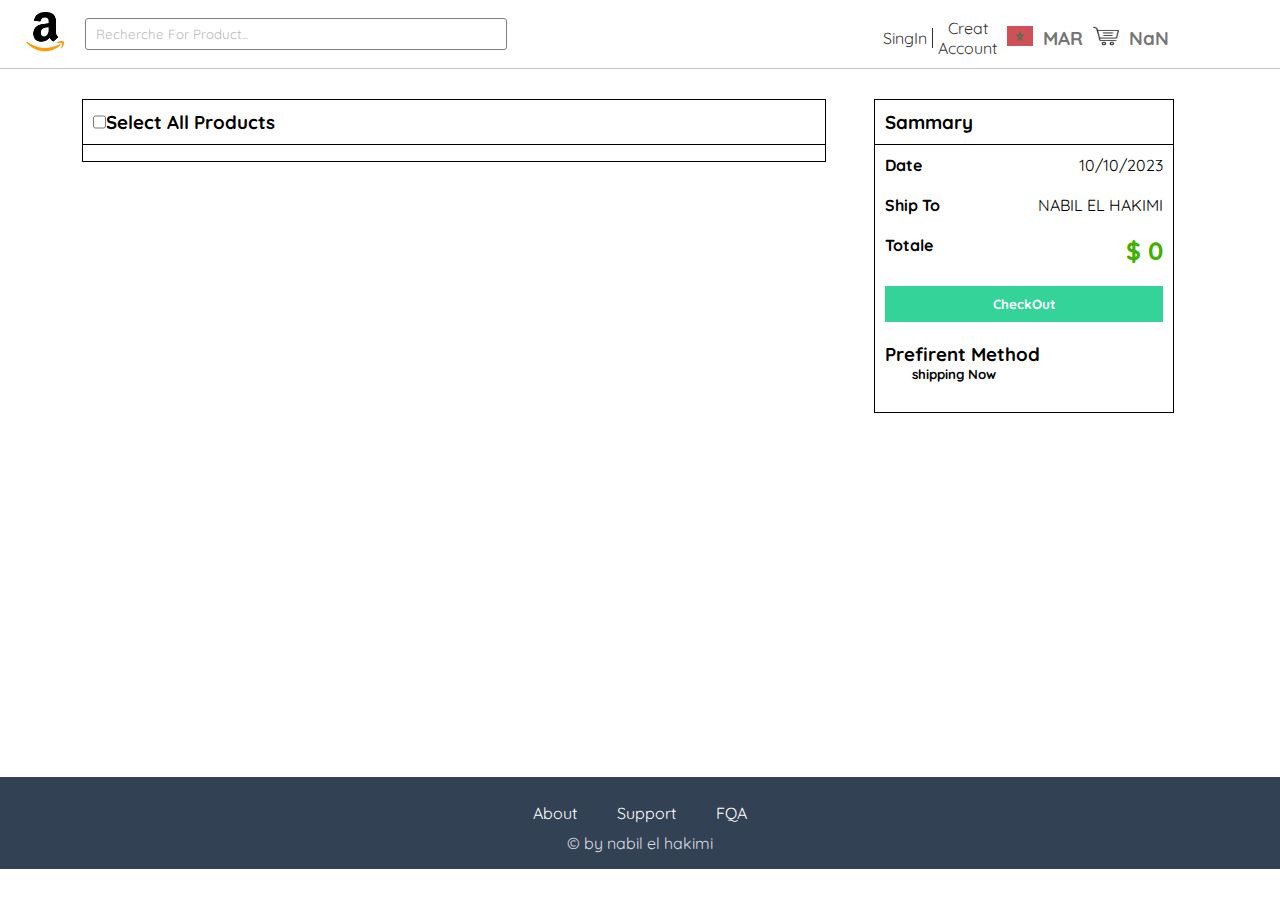
<file: page4.html>
<!DOCTYPE html>
<html lang="en">
<head>
    <meta charset="UTF-8">
    <link rel="preconnect" href="https://fonts.googleapis.com">
<link rel="preconnect" href="https://fonts.gstatic.com" crossorigin>
<link href="https://fonts.googleapis.com/css2?family=PT+Sans&family=Quicksand&display=swap" rel="stylesheet">
    <link rel="stylesheet" href="style.css">
    <link rel="stylesheet" href="page4.css">
    <link rel="shortcut icon" href="Img/logoAmazon.png" type="image/x-icon">
    <meta name="viewport" content="width=device-width, initial-scale=1.0">
    <title>Page 4</title>
</head>
<body>

    
    <header>
        <div class="Logo">        
            <a href="index.html"><img src="Img/logoAmazon.png" alt="" srcset=""></a>
            <input type="text" placeholder="Recherche For Product...">
        </div>
            <div class="Menu">        
                <ul>
                    <a href="#"><li id="SingIn">SingIn</li></a>
                    <a href="#"><li>Creat Account</li></a>
                    <li><img src="Img/logoMar.png" alt="" srcset=""></li>
                    <li><h3>MAR</h3></li>
                    <li onclick="showPanning()"><img src="Img/shop.png" alt="" srcset=""></li>
                    <li><h3 id="NrProduct">0</h3></li>
                </ul>
            </div>
        </header>
        


        <main id="mainPage4">
           

            <section id="sec1Page4">
       
                <article id="divHeader">
                        <div>
                            <input type="checkbox">
                            <h3>Select All Products</h3>
                        </div>
                    </article>  
                    
                    <div id="DV_PRDCT">         

                 

                 <article id="artct2Page4">
                    
         
                 </article>
                </div>


         
                
            </section>

            <section id="secDetails">
                <article>
                    <article id="Sammary">
                        <h3>Sammary</h3>
                    </article>
                </article>
                <article id="detailsPrice">
                    <div><h4>Date</h4>
                        <p>10/10/2023</p>
                    </div>
                    <div>
                        <h4>Ship To </h4>
                        <p>NABIL EL HAKIMI</p>
                    </div>
                    <div>
                        <h4>Totale</h4>
                        <p id="Totale1">$ 0</p>
                    </div>
                    <button>CheckOut</button>
                    <div id="lastDiv">
                        <h3>Prefirent Method</h3>
                        <h5>shipping Now</h5>
                    </div>
                </article>
            </section>
        </main>


        <footer>
            <ul>
                    <a href=""><li>About</li></a>
                    <a href="pageContact.html"><li>Support</li></a>
                    <a href=""><li>FQA</li></a>
            </ul>
            <p> &copy; by nabil el hakimi</p>
        </footer>
    

    <script src="js.js"></script> 
    
    <script src="jsPage4.js"></script>

    <script>
       
    </script>
</body>
</html>
</file>
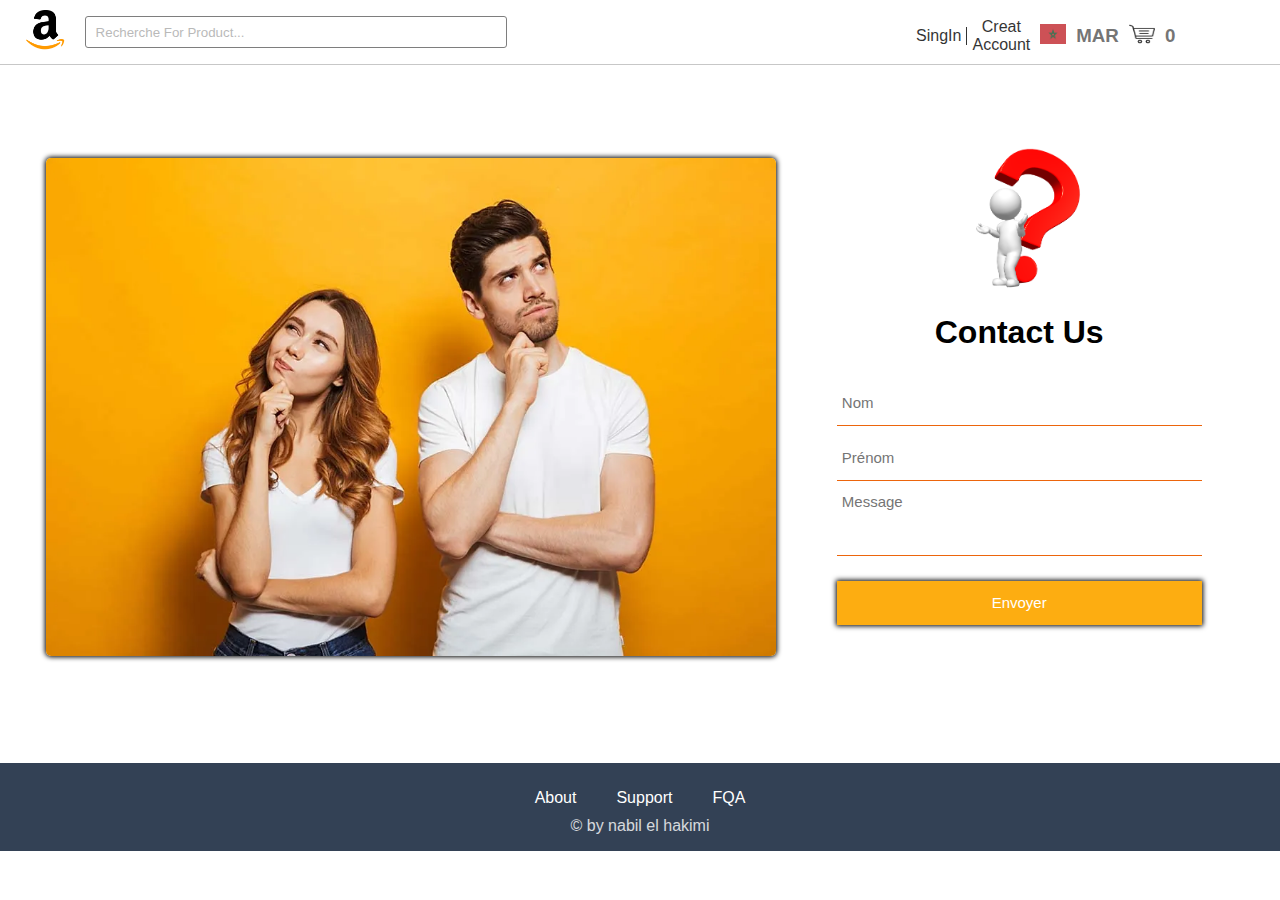
<file: pageContact.html>
<!DOCTYPE html>
<html lang="en">
<head>
    <meta charset="UTF-8">
    <link rel="preconnect" href="https://fonts.googleapis.com">
    <link rel="preconnect" href="https://fonts.gstatic.com" crossorigin>
    <link rel="stylesheet" href="style.css">
    <link rel="shortcut icon" href="Img/logoAmazon.png" type="image/x-icon">
    <link rel="stylesheet" href="pageContact.css">
    <meta name="viewport" content="width=device-width, initial-scale=1.0">
    <title>Page Contact</title>
</head>
<body id="BodyPageContact">

    <div id="Panning_DivAll">
    
        <div id="CloneDiv" onclick="closePadd()">
            <p id="ImgClosePan">Close</p>
            <a id="CheckOut" href="page4.html"><p>CheckOut</p></a>
        </div>
        <div id="Panning_Div">

        <div id="img_Product">
            <img src="Img/Product.jpg" alt="" srcset="">

            <h3>Keyboard <br>
                Price : $ 1200</h3>

        </div>

        <div id="DeleteDiv" onclick=" DeleteDiv()">
            <img src="Img/close.png" alt="" srcset="">
        </div>
           
    </div>

    </div>


    <div  id="Body1">
    <header>
        <div class="Logo">        
            <a href="index.html"><img src="Img/logoAmazon.png" alt="" srcset=""></a>
            <input type="text" placeholder="Recherche For Product...">
        </div>
            <div class="Menu">        
                <ul>
                    <a href="#"><li id="SingIn">SingIn</li></a>
                    <a href="#"><li>Creat Account</li></a>
                    <li><img src="Img/logoMar.png" alt="" srcset=""></li>
                    <li><h3>MAR</h3></li>
                    <li onclick="showPanning()"><img src="Img/shop.png" alt="" srcset=""></li>
                    <li><h3 id="NrProduct">0</h3></li>
                </ul>
            </div>
        </header>
       

        <main id="mainPage_Contact">
                <section class="sec_PageContact">
                    <!-- Image Contact -->
                    <img src="Img/imgContact.png" alt="" srcset="">
                    
                </section>

                <section class="sec_PageContact">
                    <form id="contactForm" action="">
                        <div id="ImgUser">
                            <img src="Img/user.png" alt="">
                        </div>
                        <h1>Contact Us</h1>
                        <input id="firstName" type="text" placeholder="Nom" >
                        <input id="lastName" type="text" placeholder="Prénom" >
                        <textarea id="message" cols="30" rows="10" placeholder="Message"></textarea>
                        <input id="btnSub" type="submit" value="Envoyer">
                    </form>
                </section>
        </main> 



        <footer>
            <ul>
                    <a href=""><li>About</li></a>
                    <a href=""><li>Support</li></a>
                    <a href=""><li>FQA</li></a>
            </ul>
            <p> &copy; by nabil el hakimi</p>
        </footer>

    </div>
        
    <script src="js.js"></script>
    <script src="jsPageContact.js"></script>
</body>
</html>
</file>
<file: style.css>
*{
    padding: 0;
    margin: 0;
    box-sizing: content-box;
    font-family: 'Quicksand', sans-serif;
}


header{
    display: flex;
    justify-content: space-between;
    padding: 10px 1em;
    margin-bottom: 30px;
    border-bottom: 1px solid rgb(199, 199, 199);
}

.Logo img{
    width: 40px;
    height: 40px;
    cursor: pointer;
}

.Logo{
    display: flex;
    align-items: center;
    text-align: center;
    justify-content: center;
    width: 40%;
}
.Logo input{
    height: 30px;
    width: 400px;
    border-radius: 3px;
    border: 0.1px solid black;
    margin-left: 20px;
    padding: 0px 10px;
    opacity: 0.5;
}


.Menu ul{
    width: 60%;
    display: flex;
    justify-content: center;
    list-style: none;
    align-items: center;
    text-align: center;
    opacity: 0.8;
    margin-top: 8px;

}

.Menu ul img{
    width: 26px;
    height: 20px;
 
}

.Menu ul li{
    padding: 0px 5px;

    
  
}
.Menu ul a{
    color: black;
    text-decoration: none;
}

#SingIn{
    border-right: 1px solid black;
}

.Menu ul li h3{
    color: rgb(83, 83, 83);
}


main{
    min-height: calc(100vh - 15vh - 13vh);
    max-width: 100%;
    display: flex;
    justify-content: center;
    flex-direction: column;
    margin: 0px 20px;
    
}



.secOne{
    width: 100%;
    display: grid;
    justify-content: center;
    flex-direction: row;
    align-items: center;
    grid-template-columns: 20vw 60vw;
    

}


#Cercle_Image{
    display: flex;
    justify-content: center;  
    position: relative;
    bottom: 30px;
    

}

#Cercle_Image img{
    width: 15px ;
    height: 15px;
    margin: 0px 8px;
    cursor: pointer;


}

.section1{
    display: flex;
    width: 100%;
    flex-direction: column;
}
.article1 img{
    width: 20px ;
    height: 20px ;
    margin-right: 10px;
    margin-bottom: 15px ;
    margin: 5px;    
}

#last1{
    border-radius: 0px 0px 2px 2px ;
}
#first1{
    border-radius:2px 2px 0px 0px  ;

}


.article1 {
    display: flex;
    margin-left: 20px;
    border: 1px solid black;
    width: 200px ;
    align-items: center;
    justify-content: center;
    opacity: 0.3;
}

.section2{
    width: 100%;

}

.section2 img{
    width: auto;
    height: 480px ;
    
    
}


#secScroll{
    display: flex;
    justify-content: center;
  
    width: 100%;

}

.ProductAll1{
    color: rgb(75, 75, 75);
    display: flex;
    justify-content: center;
    width: 90%;
    overflow-x: scroll;
    white-space: nowrap;
      
}

a {
    text-decoration: none;
    color: black;
}


a span{
    color: #334155;
    text-decoration: line-through;
    text-decoration-color: red;
    opacity: 0.7;
}
.secTwo{
    display: flex;
    justify-content: center;
    margin-bottom: 20px;

}
.ProductAll{
    margin-top: 30px;
    color: rgb(75, 75, 75);
    margin-left: 20px;
    display: flex;
    justify-content: center;
    flex-wrap: wrap;
 

    
}
#RemiseText{
    margin-bottom: 30px;
    margin-top: 40px;
    margin-left: 50px;
    color: gray;


}
.Products{
    margin-right: 20px;
    width: 300px;
    padding: 2px 2px;
    background-color: #F1F5F9;
    border-radius: 5px;
    justify-content: center;
    margin-bottom: 20px ;
    padding-bottom: 20px ;
    cursor: pointer;
    
    
}
#star {
    display: flex;
    justify-content: center;
    width: 90px;
    align-items: center;
    background-color: #FACC15;
    border-radius: 50px;
    margin-left: 20px;
    margin-top: 20px;
    padding: 5px 0px;
    cursor: pointer;
    color: white;
}
#star img{
    width: 20px ;
    height: 20px;
}

.infoPro1{
    display: grid;
    width: 100%;
    grid-template-columns: 30% 30% 30%;
    justify-content: start;
    align-items: center;
    gap: 20px;

}

#sold{
    padding: 0px;
    margin-top: 20px;
    margin-left: 10px;
    border-left: 1px solid black;


} 

#sold p{
    padding: 6px 0px;
    opacity: 0.6;
    font-size: 0.8em;
}

.Add_Card{
    background-color: #FACC15;
    border-radius: 50px;
    width: 20px;
    height: 20px;
    margin-top: 20px;
    margin-left: 30px;
    padding: 5px;
    cursor: pointer;


}


    .Products span{
        text-decoration:line-through;
        color: gray;
        text-decoration-color: red;
    }

.Products img{
    width: 100%;
    
}


.Products h3 , .Products p{
    margin-left: 20px;
}


.secThree{
    display: flex;
    width: 100%;
    justify-content: center;
    margin-bottom: 20px;
    
}

.secThree img{
    width: 20px;
    margin: 10px 10px ;
    cursor: pointer;
}

footer{
    max-width: 100%;
    display: flex;
    justify-content: center;
    flex-direction: column;
    align-items: center;
    background-color: #334155;
    padding: 1em 0em;

}

footer ul{
    list-style: none;
    display: flex;

}
footer ul li{
    padding: 10px 20px;
}

footer ul a{
    text-decoration: none;
    color: white;

}

footer p{
    color: white;
    opacity: 0.8;
    cursor:not-allowed;
    user-select: none;
justify-content:center;
}




#fltr{
    display: none;
    
}
#checkbox1{
    display: none;
}

#Panning_DivAll{
    width: 30vw;
    position: fixed;
    right: 5vw;
    top: 65px;
    z-index: 1;
    background-color: #e9e9e9;
    display: none;
    overflow-y: scroll;
    height: 70vh;
    box-shadow: 0px 2px 5px 1px ;
    
   
}


#Panning_Div{
    width: 100%;
     padding: 10px 0px;
    cursor: pointer;
    color: rgb(0, 0, 0);    
    display: flex;
    justify-content: space-around;
    border-bottom: 1px solid rgb(0, 0, 0);
    width: 100%;    
    transition: 0.3s ease; 
}


#Panning_Div:hover{
    background-color: #ffffff;
}
#img_Product{
    margin-right:50px; 
    display: flex;
    align-items: center;
}

#img_Product img{
    width: 50px;
    height: 50px;
    border: #FACC15 solid 1px;
    border-radius: 50px;
    margin-right: 30px;
}

#ImgClosePan ,#CheckOut{
    width: 50%;
    box-sizing: border-box;
    text-align: center;
    font-weight: bold;
    font-size: 20px;
    color: rgb(0, 0, 0);
    transition: 0.3s ease;
    padding: 20px 0px;

}

#ImgClosePan:hover{
    background-color: #da0000;
    color: white;

}
#CheckOut:hover{
    background-color: #00ab03;
    color: white;
}
#CloneDiv{
    cursor: pointer;
    width: 100%;
    display: flex;
    justify-content: space-between;
    align-items: center;
    border-bottom: 1px solid rgb(0, 0, 0);
}
#CloneDiv img{
    width: 35px;
    position: relative;
    bottom: 8px;
   
}


#DeleteDiv img{
    width: 30px;
    height: 30px;
    margin-top: 15px;
    transition: 0.2s ease;
    

}
#DeleteDiv img:hover{
    width: 31px;
    height: 31px;
    margin-top: 13px;
}
@media (max-width:1200px){

    header{
        flex-direction: column;
        align-items: center;
        
    }
    header .Logo{
        margin-bottom: 20px;
        width: 100%;
        
        
    }
    .Menu ul{
        justify-content: center;
        width: 100%;

    }
 
    .secOne{
        grid-template-columns: 100%;
        width: 100%;
       
    }
    .section1{
        align-items: center;
        justify-content: center;
    }

    .section2 img{
        width: 100%;
        height: auto;
        margin-top: 20px;
    }
    .section1{
        display: none;
        transition: 0.8s ease;
        width: 100%;
    }

    .section1 .article1{
        width: 100%;
        margin-left: 0px;
    }
    
    #fltr{
        display: block;
        width: 100%;
        
    }

    #fltr button{
        width: 100%;
        height: 35px;
        margin-bottom: 10px;
        border: none;
        border-radius: 5px;
        background-color: #ddb30c;
        opacity: 0.8;
        color: white;
        font-weight: bold;
        font-size: 16px;
        cursor: pointer;
    }

    #fltr button:checked + .section1{
            display: block;
       
    }

    #Panning_DivAll{
        padding-top: 0px;
        width: 75vw;
        position: fixed;
        right: 5vw;
        top: 110px;
        z-index: 1;
        display: none;
        padding: 0px 10px;
       
    }
    
    
}
</file>
<file: page2.css>
main{ 
    max-width: 98%;
    display: grid;
    justify-content: space-between;
    grid-template-columns: 20vw 80vw;
    margin: 10px 10px ;
}

.sectionPage1_1{
    box-sizing: content-box;
   width: 20vw;
   display: flex;
    align-items: center;
    flex-direction: column;
   padding-top: 70px;
}
.All_Check{
    margin-top: 20px;
    opacity: 0.8;
}
.All_Check div{
    display: flex;

}

#slid{
    accent-color: #CA8A04;
}

.All_Check div input{
        margin: 0px 10px;
}

.checkbox{
    display: flex;
    justify-content: center;
    align-items: center;
    margin: 2px 30px;
}
.checkbox p{
    margin: 5px;
    font-size: 18px;
    font-weight: bold;
}
.sectionPage1_2{
    box-sizing: content-box;
  width: 80vw;

}
.sectionPage1_2 .textsherch{
    display: flex;
    justify-content: space-between;
    padding: 10px 50px ;
    opacity: 0.8;

}
.textsherch span{
    color: #CA8A04;

}
#pet-select{
    border-radius: 2px;
    border: none;
    margin-left: 10px;
    
    
}
.sectionPage1_2 article div{
    display: inherit;
   }


    .freeShipping{
        display: flex;
        justify-content: space-around;
        opacity: 0.8;
        color: rgb(75, 75, 75);
    }
.freeShipping h4{
    color: #FACC15;
    cursor: pointer;
}

    .freeShipping article{
        display: flex;
        justify-content: center;
        align-items: center;
        padding: 5px 15px;
        border-radius: 50px;
        border: 1px rgb(129, 129, 129) solid;
        cursor: pointer;
    }

    .freeShipping article img{
        width: 15px;
        height: 15px;
        margin-left: 5px;

    }

  
    .freeShipping h4{
        padding: 5px 15px;
    }




    #imgCercle{
        display: flex;
        justify-content: center;
        margin: 30px 0px;
        
    } 


    #imgCercle img{
        width: 20px;
        height:20px;
        padding: 0px 5px;
        cursor: pointer;
    }

    #btn2{
        display: none;
    }

    #infoPro1{
        display: grid;
        width: 100%;
        grid-template-columns: 30% 30% 30%;
        justify-content: start;
        align-items: center;
        gap: 20px;
    
    }
    
    
    @media (max-width:1200px){
       
        main{ 
            width: 100%;
            display: grid;
            grid-template-columns: 100vw;
            justify-content: center;
      
        }

        .sectionPage1_1{
            width: 98%;
            display: none;
            gap: 20px;
            grid-template-columns: 30vw 30vw;
            justify-content: center;
            margin-bottom: 20px;
            padding: 0px;
        }
        .textsherch{
          
            flex-direction: column;
        }

        #SortBy7{
            margin: 10px 0px;
        }
        .sectionPage1_2{
            
            width: 98%;
            grid-template-columns: 100vw;
            justify-content: center;
        }
        .freeShipping{
            display: flex;
            justify-content: center;
            
            flex-wrap: wrap;
            margin-bottom: 20px;
        }

        .freeShipping article{
            margin: 5px;
        }

       
        #btn2{
            display: block;
            border: none;
            background-color: #ddb30c;
            color: white;
            font-size: 18px;
            border-radius: 5px;
            font-weight: bold;
            width:95vw;
            height: 35px;

        }
    }
</file>
<file: page3.css>
#InfoProduct{
    display: grid;
    grid-template-columns: 35% 25% 30%;
    justify-content: center;
    border-bottom: 1px solid black;
    margin-bottom: 50px;
    padding-bottom: 20px;
    

}


#ArtclImage img{
    width: 100%;

}

article{
    margin: 5px;
}

#divalldiv{
    display: flex;

}
#divalldiv div{
    background-color: rgb(200, 200, 200);
    width: 2em;
    height: 1.8em;
    border-radius: 5px;
    margin: 0.5em;
}


#ProdutInfo  {
    margin-left: 1em;
    
}
#ProdutInfo p{
        font-weight: bold;
        margin: 5px;
        width: 100%;
        font-size: 14px;

}

.infoPro1{
    width: 100%;
    justify-content: space-evenly;
    
}
#star11{
    padding: 5px 10px;
    color: white;
    display: flex;
        background-color: #FACC15;
        border-radius: 50px;
}


.infoPro1 #star{
    width: 4em;
    padding: 3px 1px;
    
    
}
.infoPro1 #star img{
    margin-left: 0.3em;
} 

#dicriptionProduct p{
    font-weight: 100;
}

#size{
    display: flex;

}


#size p{
    border: 1px solid black;
    text-align: center;
    border-radius: 2px;
    margin: 0.5 0.2em;
    padding: 6px;
    cursor: pointer;


   
}

#size  #check{
    border: 2px solid #FACC15;
}

#cercles {
    display: flex;

}
#cercles div{
    width: 20px ;
    height: 20px;
    border-radius: 50px;
    margin-top: 0.4em;
    margin-left: 0.4em;
    cursor: pointer;
    
}

#dd1{
    background-color: #34D399;
}

#dd2{
    background-color: #38BDF8;
}
#dd3{
    background-color: #ffffff;
    border: 1px solid black;
}
#dd4{
    background-color: #212223;
}

#Ship1 , #Ship2{
    padding: 5px ;
    border-bottom: 1px solid black;

}

#headeLocal{
    display: flex;
    justify-content: space-between;
    border-bottom: 1px solid black;
    padding: 5px ;
    align-items: center;
    

}


#artcl3{
    border: 1px solid black;
    border-radius: 5px;
    padding: 10px 2px;
    background-color: #F1F5F9;
    opacity: 0.8;
}
#headeLocal #location{
    display: flex;
    padding: 5px;
    align-items: center;
 

}


#headeLocal #location img{
    width: 18px;
    height: 15px;
    margin-right: 5px;
}


#Ship1{
    border-bottom: 1px solid black;

}

#ADD_Y{
    display: flex;

}
#btn button{
    width: 99%;
    margin: 5px 2px;
    height: 35px;
    border-radius: 2px;   
    font-weight: bold;    
}
#btn1{
    background-color: #34D399;
    color: white;
    border: none;

    
}

#btn2{
    background-color: #ffffff;
    border: 2px solid #34D399;
}
#btn{
    flex-direction: column;
    width: 100%;
    justify-content: center;
}

#message-share{
    display: flex;
    justify-content: space-between;
}

#message-share div{
    display: flex;
    margin: 5px 10px ;
}

#message-share div img{
    width: 20px;
    height: 20px;
    margin-right: 5px;
}

#ADD_Y p{
    padding: 5px;
    border-radius: 50px;
    width: 20px;
    height: 20px;
    text-align: center;
    font-weight: bold;
    align-items: center;    
    margin: 5px 0px;
}
.para1{
    font-weight: bold;
}
#moin{
    background-color:#CFCFCF ;
}

#plus{
    background-color:#FACC15 ;
    color: white;

}


#textProduct{
    padding: 0px 10px;
    display: grid;
    grid-template-columns: 90vw;
}


#textProduct p{
    text-align: justify;
}

section{
    justify-content: center;
}
#textProductwithImage{
    display: grid;
    grid-template-columns: 65vw 25vw;
    padding: 0px 10px;
    border-bottom: 1px solid black;
    padding-bottom: 20px;
    margin-bottom: 20px;



}
#artclImage img{
    width: 100%;
}
#artcl4{
    align-items: center;
    width: 100%;
    display: flex;
    text-align: center;
}
#secComment{
    display: grid;
    grid-template-columns: 20vw 70vw;

 
}
#star p{
    margin-left: 5px;
}
#sold{
    padding-left: 5px;
}
.Starts{
    width: 80%;
   
    

}

.Starts #starimg{
    display: flex;
    justify-content: center;
    background-color: #FACC15;
    border-radius: 50px;
    align-items: center;
    padding: 5px;
    color: white;
    margin-bottom: 10px;

}

.Starts #starimg img{
    width: 20px;
    height: 20px;
    margin-right:5px;
}





.slide_Custom{
    display: flex;
    width: 100%;
   

}

.slide_Custom {
    margin-bottom: 5px;
    margin-top: 5px;
}

.slide_Custom input{
    accent-color: #FACC15;
    

}
input[type=range]{
    margin: 0px 2px;
}
input[type=range]::-webkit-slider-thumb{
    opacity: 0;
}
#headerUser{
    display: flex;
    justify-content: space-between;
    align-items: center;

}

#headerUser #imgUser{
    display: flex;
    align-items: center;
}

#headerUser #imgUser img{
    width: 60px;
    border-radius: 50px;
    margin-right: 10px;
    

}

#headerUser #imgUser h3{
    margin-bottom: 20px;
    
}

#headerUser #imgUser h4{
    opacity: 0.8;
}

#startss img{
    width: 20px;
}
#artcl5{
    margin-bottom: 20px;
}
#mainUser{
    padding: 10px 20px;
    margin-bottom: 10px;
}

#secPrdct{
    display: flex;
    justify-content: center;
    align-items: center;
    width: 100%;
    margin-bottom: 30px;

}
#secPrdct #proALL{
    
    display: flex;
    overflow-x: scroll;
    white-space: nowrap;
    width: 80%;
}
#secPrdct #proALL article{
    background-color: #ededed; 
    border-radius: 5px;
    padding: 0px 5px;
    padding-bottom: 10px;

    
}

#secPrdct .Add_Card img{
    width: 19px;
}


@media (max-width:1200px){
    #InfoProduct{
        grid-template-columns: 100vw;
    }

    #textProductwithImage{
        grid-template-columns: 100vw;
    }

    #secComment{
        grid-template-columns: 100vw;
       
    }

    #artcl4{
        justify-content: center;
    }

    .slide_Custom{
        justify-content: center;
    }
}
</file>
<file: page4.css>
#mainPage4{
    display: grid;
    grid-template-columns: 60% 30%;
    align-items: start;
    justify-content: center;
    margin-bottom: 30px;
}


#sec1Page4{
    display: flex;
    flex-direction: column;
    border: 1px solid black;
  
 

}
#ImgeProduct {
    width: 100px;
    border-radius: 5px;

}

#divHeader div{
    display: flex;
    justify-content: start;
    padding: 10px;
    border-bottom: 1px solid black;
    

}

#artct2Page4{
    display: flex;
    justify-content: space-between;
    flex-direction: column;
    padding: 8px;
    
}

#DivALL1{
    display: flex;
    justify-content: space-between;
    align-items: center;
    
}


#DivQuantity{
    display: flex;
    justify-content: center;
    margin: 5px;
    margin-top: 30px;
}

#DivQuantity p{
    width: 20px;
    height: 20px;
    cursor: pointer;
    text-align: center;
    border-radius: 50px;
}

#divLeft{
    display: flex;
    padding: 10px 5px;
    gap: 0.9em;
      
}
#divRight img{
    width: 20px;
    margin-left: 5px; 
    cursor: pointer;   
}

.P1{
    background-color: #CFCFCF;
    color: white;
}

.P3{
    background-color:#FACC15;
    color: white;
}


#select1{
    padding: 5px 5px;
    background-color: #F1F1F1;
    margin: 5px 0px;
    border-radius: 50px;
}

#ALL_PROD{
    width: 90%;
}
#secDetails{
    margin-left: 3em;
    width: 80%;
    border: 1px solid black;
    
}

#detailsPrice div{
    display: flex;
    justify-content: space-between;

}

#Sammary{
    border-bottom: 1px solid black;
    padding: 10px 10px;
}

#detailsPrice{
    padding: 10px 10px;
}
#detailsPrice div{
    margin-bottom: 20px;
}
#detailsPrice button{
    width: 100%;
    border: none;
    padding: 10px 0px;
    margin-bottom: 20px;
    background-color: #34D399;
    color: white;
    font-weight: bold;
    cursor: pointer;
}

#lastDiv{
    flex-direction: column;
}

#lastDiv h5{
    margin-left: 2em;
}

#Totale1{
    font-weight: bold;
    font-size: 25px;
    color: rgb(65, 176, 0);
 }   



@media (max-width:1200px){
    #mainPage4{
        grid-template-columns: 100%;
    }

    #sec1Page4{
        margin-bottom: 20px;
    }

    #secDetails{
        width: 100%;
        margin-left: 0px;
    }

    #select1{
        font-size: 0.9em;
    }
}
</file>
<file: pageContact.css>
header{
    margin: 0px ;
   
}

main{
    margin: 0px;
    padding: 0px;
}

#mainPage_Contact{
    margin-left:1em;

    margin-top: 5px;
    width: 95vw;
    display: grid;
    grid-template-columns:  60% 30%;
    justify-content: center;
    align-items: center;  
    gap: 5%;
    margin-bottom: 30px;
    margin-top: 20px;

}
.sec_PageContact img{
    width: 100%;
    border-radius: 5px;
    box-shadow: 0px 0px 5px 1px ;

}

.sec_PageContact form{
    display: flex;
    justify-content: center;
    flex-direction: column;
 


}

.sec_PageContact form input{
    height: 40px;
    border: none;
    border-bottom: 1px solid rgb(236, 101, 12);
    padding: 2px 5px;
    margin-bottom: 10px;
    outline: none;
    font-size: 15px;


}

.sec_PageContact form input:hover , .sec_PageContact form textarea:hover{
    background-color: rgb(239, 239, 239);
}

.sec_PageContact form textarea{
    resize: none;
    height: 60px;
    border: none;
    border-bottom: 1px solid fdad11;
    margin-bottom: 10px;
    padding: 2px 5px;
    outline: none;
    font-size: 15px;
    border-bottom: 1px solid rgb(236, 101, 12);



}

.sec_PageContact form h1{
    text-align: center;
    margin-bottom: 30px;
}

#btnSub{
    border: none;
    color: white;
    background-color: #fdad11;
    cursor: pointer;
    margin-top: 1em;
    box-shadow: 0px 0px 5px 1px black;
    margin-bottom: 50px;
}


#ImgUser{ 
    display: flex;
    width: 100%;
    justify-content: center;
    margin-bottom: 20px;
    
}

#ImgUser img{
    width: 150px;
    cursor: pointer;
    box-shadow: none;

}
#btnSub:hover{
    background-color: rgb(255, 104, 3);
    box-shadow: none;

}




@media (max-width:1200px){
    #mainPage_Contact{
        margin-left:0.5em;
        margin-top: 5px;
        width: 95vw;
        display: grid;
        grid-template-columns: 100%;
        justify-content: center;
        align-items: center;  
        margin-bottom: 30px;
        margin-top: 20px; 
    }


   
}
</file>
